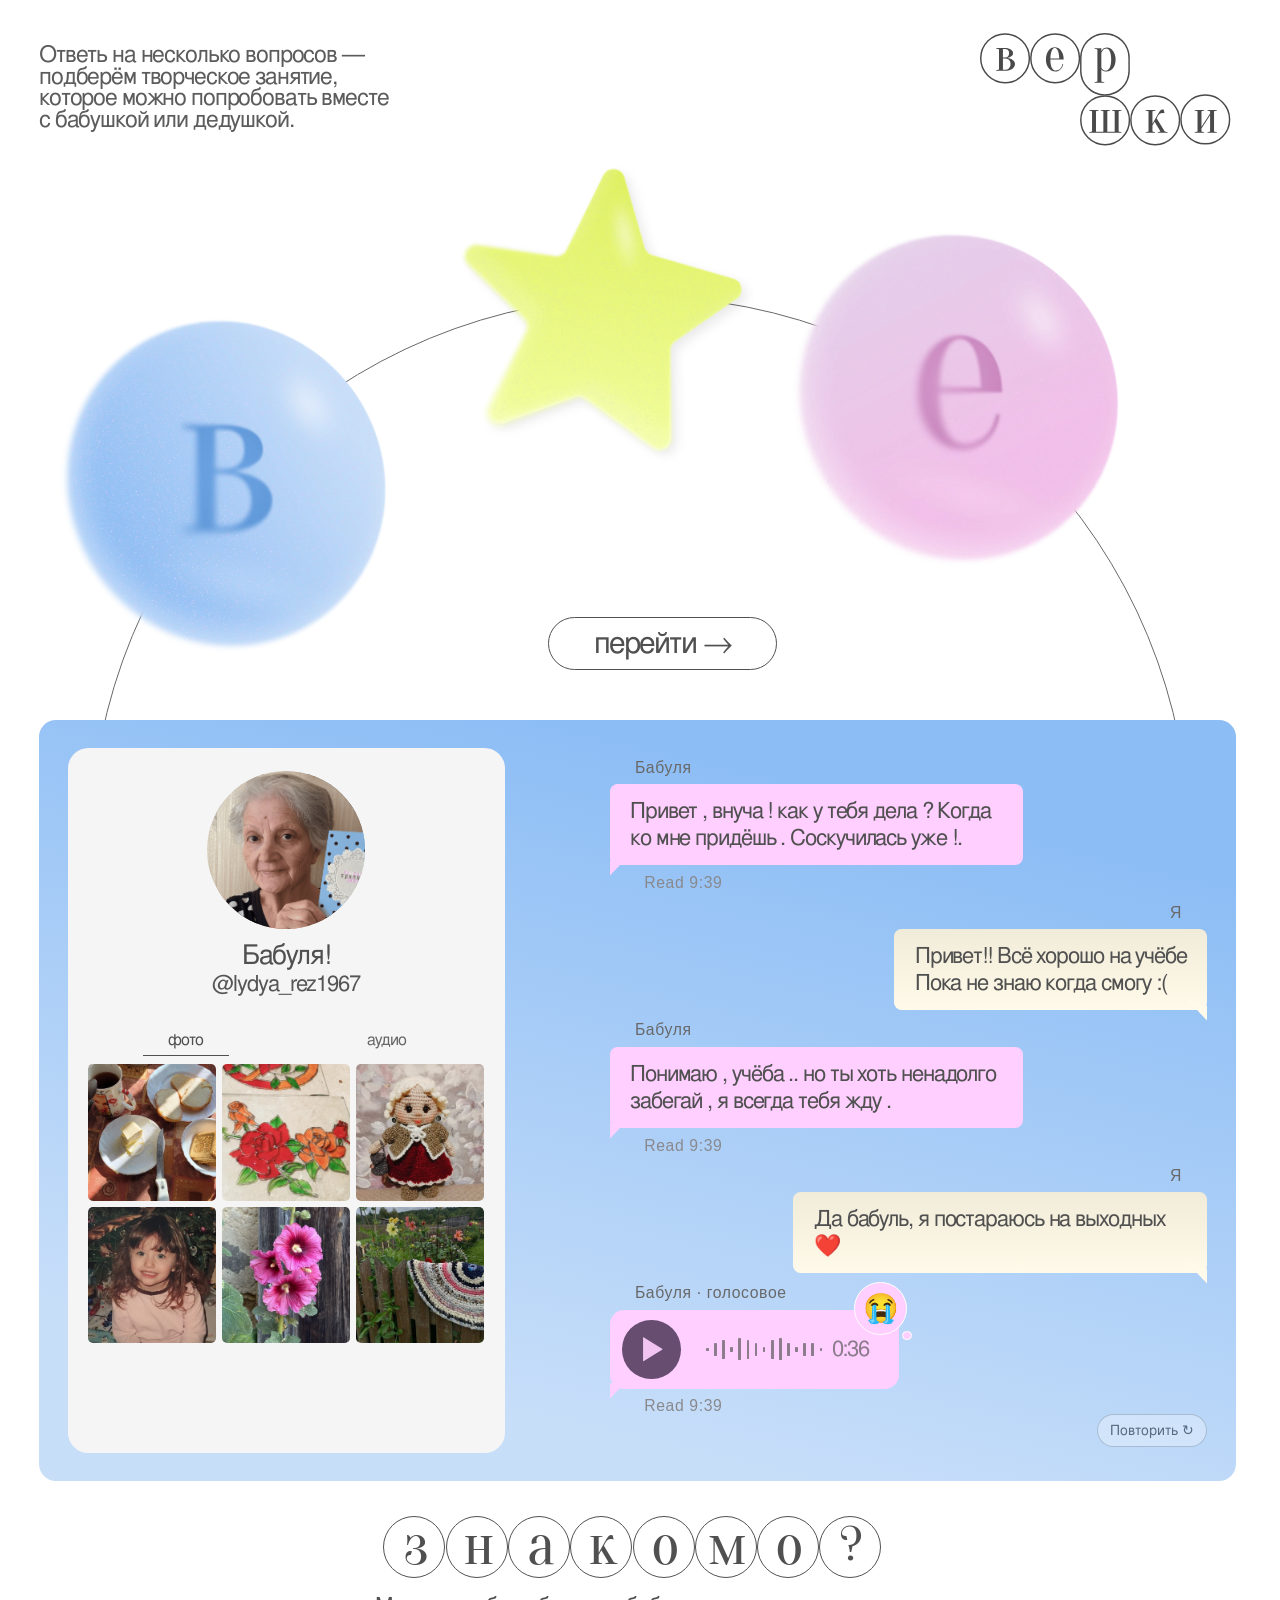
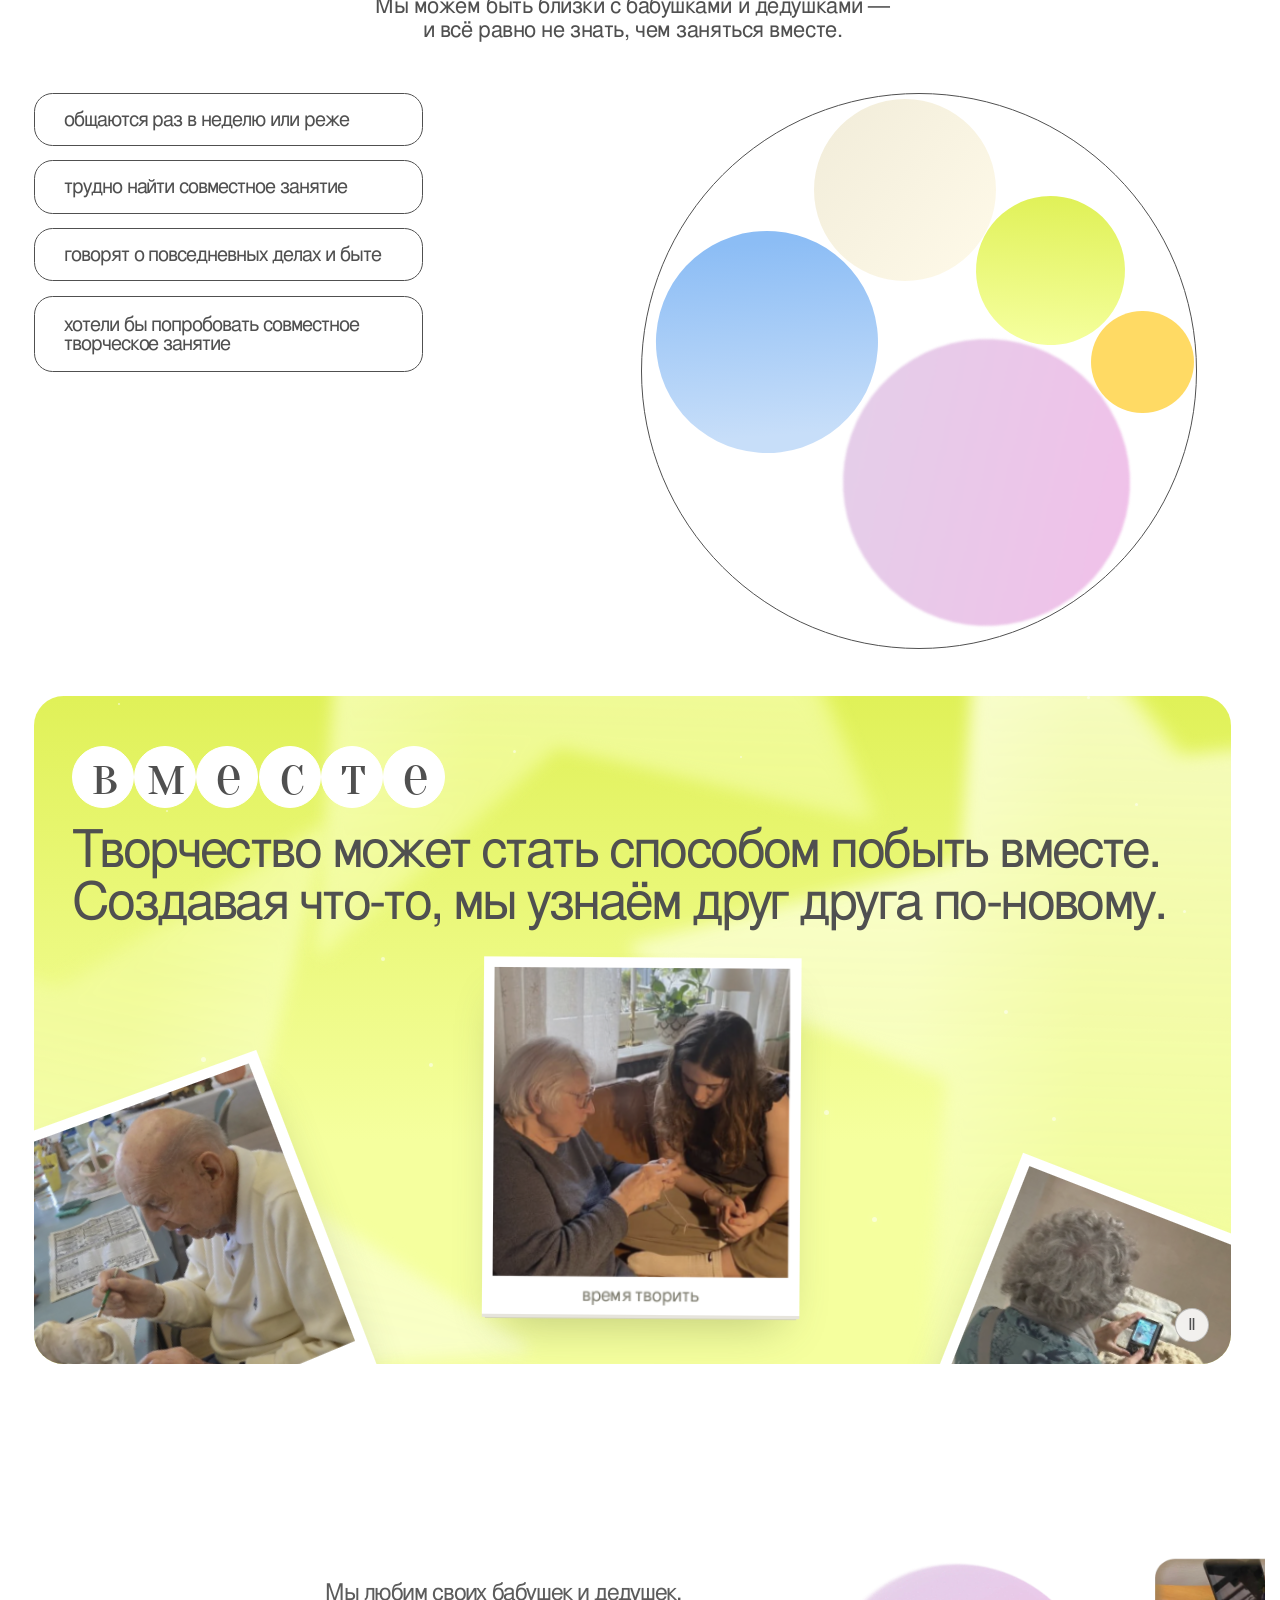
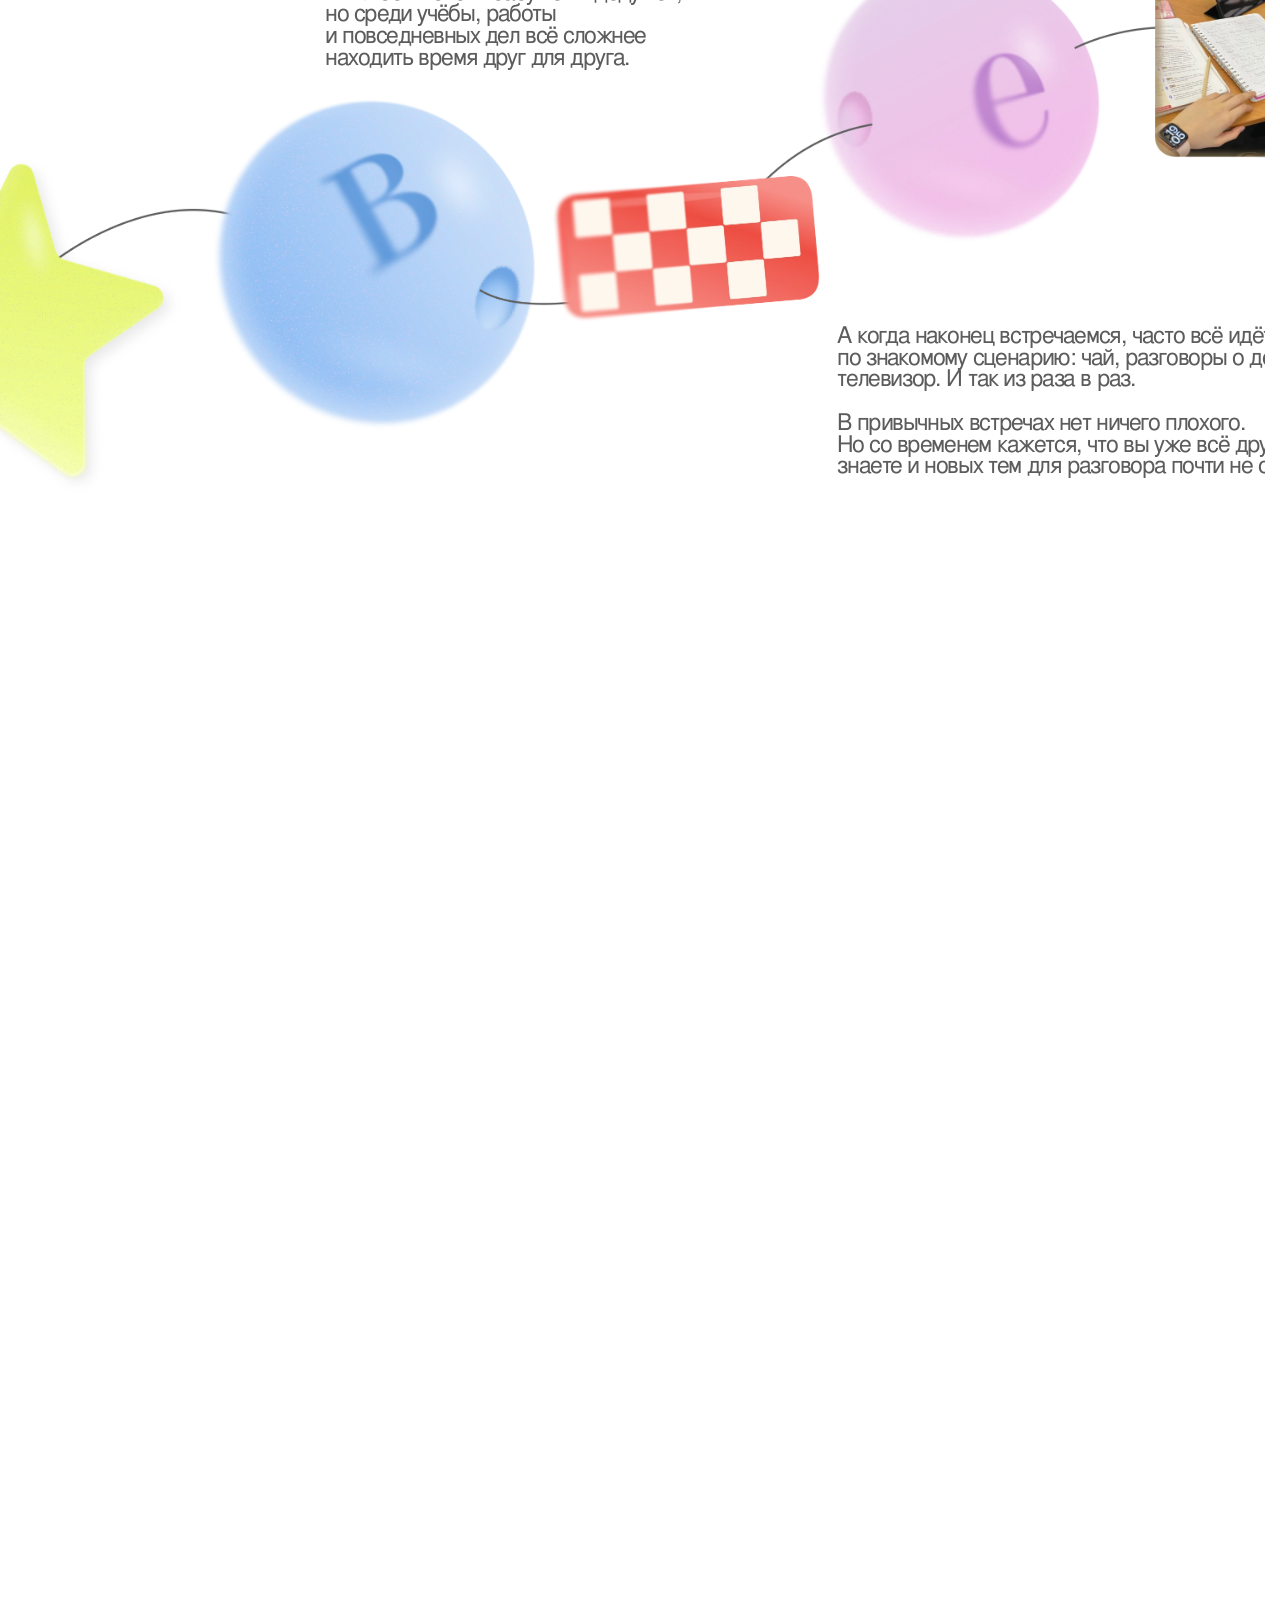
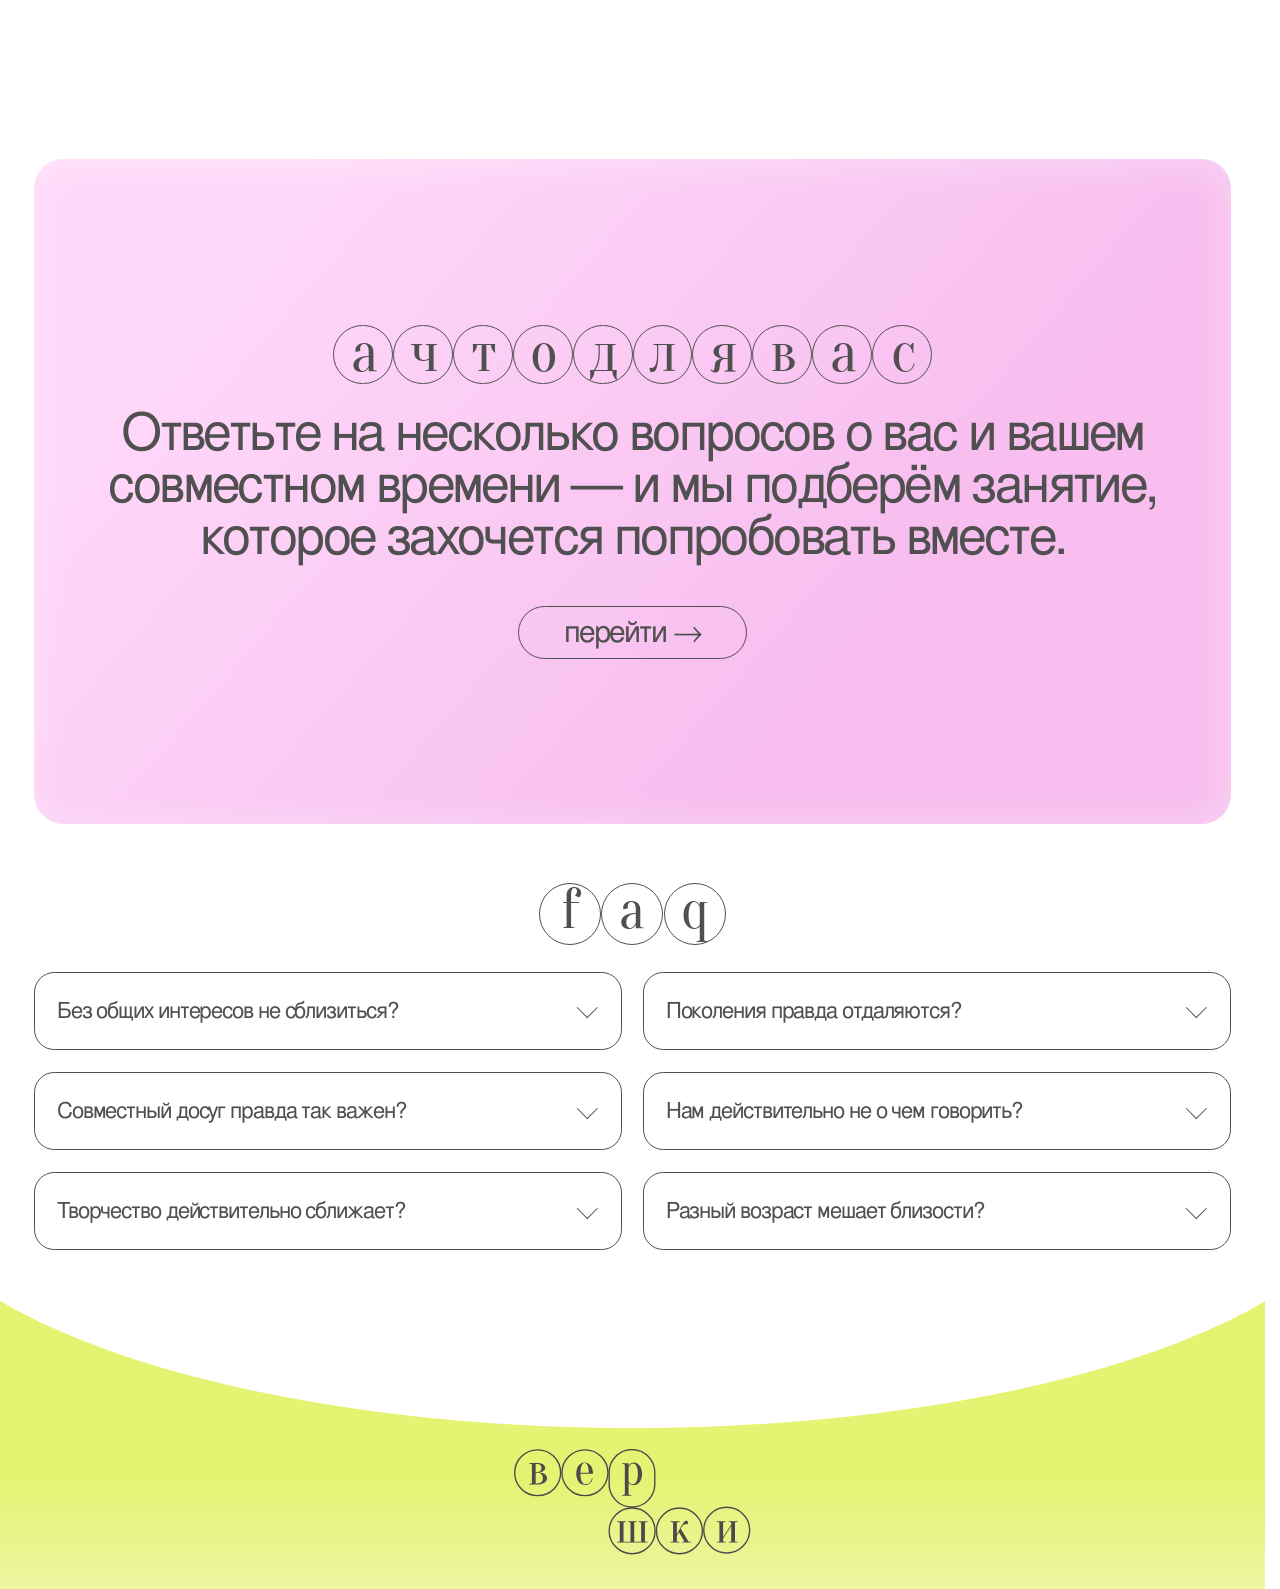
<file: index.html>
<!doctype html>
<html lang="ru">
  <head>
    <meta charset="UTF-8" />
    <meta name="viewport" content="width=device-width,initial-scale=1" />
    <meta
      name="description"
      content="Вершки — творческие занятия вместе с бабушкой и дедушкой. Найдите новый повод побыть вместе."
    />
    <meta name="theme-color" content="#e4f371" />
    <title>Вершки — творчество вместе</title>
    <link rel="stylesheet" href="style.css?v=mobile-free-scroll-4" />
    <link rel="stylesheet" href="motion.css?v=footer-logo-7" />
  <link rel="stylesheet" href="page-transition.css" />
  </head>
  <body>
    <main>
      <section class="hero" aria-label="Вершки — творчество вместе">
        <p class="intro">
          Ответь на несколько вопросов —<br />
          подберём творческое занятие, которое можно попробовать вместе с
          бабушкой или дедушкой.
        </p>
        <h1 class="brand" aria-label="Вершки"><img src="assets/media/logo.svg" alt="Вершки" /></h1>
        <div class="hero-art">
          <div class="thread thread-back">
            <img src="assets/figma/a1a5b.svg" alt="" />
          </div>
          <div class="bead blue hero-blue">
            <span>в</span><i class="hole"></i>
          </div>
          <img class="hero-star" src="assets/hero-star.png" alt="" />
          <div class="bead pink hero-pink">
            <span>е</span><i class="hole"></i>
          </div>
          <div class="thread thread-front">
            <img src="assets/figma/feeb6.svg" alt="" />
          </div>
        </div>
        <a class="pill hero-more" href="quiz.html">перейти →</a>
      </section>

      <section
        class="conversation panel"
        id="about"
        aria-label="Знакомая переписка"
      >
        <div class="profile">
          <div class="avatar">
            <img src="assets/figma/e0332.png" alt="" /><img
              src="assets/figma/7fb9a.png"
              alt="Бабуля"
            />
          </div>
          <p class="profile-name">Бабуля!</p>
          <p class="profile-handle">@lydya_rez1967</p>
          <div class="profile-library">
            <div
              class="media-tabs"
              role="tablist"
              aria-label="Медиатека бабушки"
            >
              <button
                type="button"
                role="tab"
                id="tab-photos"
                aria-controls="media-panel"
                aria-selected="true"
                data-tab="photos"
              >
                фото
              </button>
              <button
                type="button"
                role="tab"
                id="tab-audio"
                aria-controls="media-panel"
                aria-selected="false"
                tabindex="-1"
                data-tab="audio"
              >
                аудио
              </button>
            </div>
            <div
              id="media-panel"
              class="media-panel"
              role="tabpanel"
              aria-labelledby="tab-photos"
              tabindex="0"
            ></div>
          </div>
        </div>
        <div class="messages" aria-label="История переписки">
          <div class="typing" aria-hidden="true">
            <span></span><span></span><span></span>
          </div>
          <div class="message incoming">
            <p class="sender">Бабуля</p>
            <p class="bubble">Привет , внуча ! как у тебя дела ? Когда ко мне придёшь . Соскучилась уже !.</p>
            <p class="receipt">Read 9:39</p>
          </div>
          <div class="message outgoing first-reply">
            <p class="sender">Я</p>
            <p class="bubble">Привет!! Всё хорошо на учёбе<br />Пока не знаю когда смогу :(</p>
          </div>
          <div class="message incoming third-message">
            <p class="sender">Бабуля</p>
            <p class="bubble">Понимаю , учёба .. но ты хоть ненадолго забегай , я всегда тебя жду .</p>
            <p class="receipt">Read 9:39</p>
          </div>
          <div class="message outgoing fourth-message">
            <p class="sender">Я</p>
            <p class="bubble">Да бабуль, я постараюсь на выходных ❤️</p>
          </div>
          <div class="message voice">
            <p class="sender">Бабуля · голосовое</p>
            <div
              class="voice-bubble"
              aria-label="Бабуля, голосовое сообщение, 0:15"
            >
              <button
                type="button"
                class="play"
                aria-label="Послушать голосовое сообщение"
                aria-pressed="false"
              >
                ▶</button
              ><span class="wave" aria-hidden="true"
                ><i></i><i></i><i></i><i></i><i></i><i></i><i></i><i></i><i></i
                ><i></i><i></i><i></i><i></i><i></i><i></i></span
              ><span class="duration">0:15</span
              ><span class="reaction" aria-hidden="true">😭</span>
            </div>
            <p class="receipt">Read 9:39</p>
          </div>
          <div class="scene-controls">
            <span class="scene-status sr-only" role="status"></span
            ><button type="button" class="scene-skip" hidden>Пропустить</button
            ><button type="button" class="scene-replay" hidden>
              Повторить ↻
            </button>
          </div>
        </div>
      </section>

      <section class="familiar" aria-labelledby="familiar-heading">
        <h2
          class="bead-title"
          id="familiar-heading"
          aria-label="Знакомо?"
          data-letters="знакомо?"
        ></h2>
        <p class="familiar-intro">
          Мы можем быть близки с бабушками и дедушками —<br />
          и всё равно не знать, чем заняться вместе.
        </p>
        <div class="stats-layout">
          <ul class="stat-labels">
            <li>общаются раз в неделю или реже</li>
            <li>трудно найти совместное занятие</li>
            <li>говорят о повседневных делах и быте</li>
            <li>хотели бы попробовать совместное творческое занятие</li>
          </ul>
          <div
            class="stats-art"
            aria-label="Цифры из макета: 20%, 26%, 40%, 10%"
          >
            <div class="stat-orbit"></div>
            <div class="stat-ball cream stat-20"><span>20%</span></div>
            <div class="stat-ball blue stat-26"><span>26%</span></div>
            <div class="stat-ball pink stat-40"><span>40%</span></div>
            <div class="stat-ball lime stat-10"><span>10%</span></div>
            <div class="stat-ball yellow"></div>
          </div>
        </div>
      </section>

      <section
        class="together panel"
        id="together"
        aria-labelledby="together-heading"
      >
        <div class="together-stars" aria-hidden="true">
          <div><img src="assets/figma/6ae23.svg" alt="" /></div>
          <div><img src="assets/figma/2c429.svg" alt="" /></div>
          <div><img src="assets/figma/2c429.svg" alt="" /></div>
        </div>
        <h2
          class="bead-title filled"
          id="together-heading"
          aria-label="Вместе"
          data-letters="вместе"
        ></h2>
        <p class="together-copy">
          Творчество может стать способом побыть вместе. Создавая что-то, мы
          узнаём друг друга по-новому.
        </p>
        <div class="particles" aria-hidden="true"></div>
        <div class="orbit-path" aria-hidden="true"></div>
        <div class="polaroids" aria-label="Моменты совместного творчества">
          <div class="orbit-card">
            <button
              class="polaroid"
              type="button"
              aria-label="Фото совместного творчества 1"
            >
              <img
                src="assets/media/photos_carusel/horizonal_scroll01.webp"
                alt="Совместное творчество 1"
                loading="lazy"
              /><span class="photo-caption">время пробовать</span
              ><span class="photo-shine" aria-hidden="true"></span>
            </button>
          </div>
          <div class="orbit-card">
            <button
              class="polaroid"
              type="button"
              aria-label="Фото совместного творчества 2"
            >
              <img
                src="assets/media/photos_carusel/horizonal_scroll02.webp"
                alt="Совместное творчество 2"
                loading="lazy"
              /><span class="photo-caption">время творить</span
              ><span class="photo-shine" aria-hidden="true"></span>
            </button>
          </div>
          <div class="orbit-card">
            <button
              class="polaroid"
              type="button"
              aria-label="Фото совместного творчества 3"
            >
              <img
                src="assets/media/photos_carusel/horizonal_scroll03.webp"
                alt="Совместное творчество 3"
                loading="lazy"
              /><span class="photo-caption">время быть вместе</span
              ><span class="photo-shine" aria-hidden="true"></span>
            </button>
          </div>
          <div class="orbit-card">
            <button class="polaroid" type="button" aria-label="Фото совместного творчества 4">
              <img src="assets/media/photos_carusel/horizonal_scroll04.webp" alt="Совместное творчество 4" loading="lazy" /><span class="photo-caption">время пробовать</span><span class="photo-shine" aria-hidden="true"></span>
            </button>
          </div>
          <div class="orbit-card">
            <button class="polaroid" type="button" aria-label="Фото совместного творчества 5">
              <img src="assets/media/photos_carusel/horizonal_scroll05.webp" alt="Совместное творчество 5" loading="lazy" /><span class="photo-caption">время творить</span><span class="photo-shine" aria-hidden="true"></span>
            </button>
          </div>
          <div class="orbit-card">
            <button class="polaroid" type="button" aria-label="Фото совместного творчества 6">
              <img src="assets/media/photos_carusel/horizonal_scroll06.webp" alt="Совместное творчество 6" loading="lazy" /><span class="photo-caption">время быть вместе</span><span class="photo-shine" aria-hidden="true"></span>
            </button>
          </div>
        </div>
        <button
          class="motion-toggle"
          type="button"
          aria-pressed="false"
          aria-label="Приостановить движение"
        >
          Ⅱ
        </button>
      </section>

      <section class="story story-figma" id="story" aria-label="Творчество вместе — горизонтальная история">
        <div class="story-sticky">
          <div class="story-track">
            <div class="story-canvas">
              <img class="story-asset" data-figma-node="1:141" src="assets/story/1-141.webp?v=transparent-140" alt="" draggable="false" decoding="async" style="left:3349.1782px;top:425.7032px;width:130.9265px;height:155.8418px;" />
              <img class="story-asset" data-figma-node="1:142" src="assets/story/1-142.webp?v=transparent-140" alt="" draggable="false" decoding="async" style="left:3637.9739px;top:520.5491px;width:185.1206px;height:83.5791px;" />
              <img class="story-asset" data-figma-node="1:143" src="assets/story/1-143.webp?v=transparent-140" alt="" draggable="false" decoding="async" style="left:2782.3760px;top:184.1987px;width:115.0854px;height:167.7307px;" />
              <img class="story-asset" data-figma-node="1:144" src="assets/story/1-144.webp?v=transparent-140" alt="" draggable="false" decoding="async" style="left:3180.0000px;top:141.2450px;width:309.0048px;height:299.3470px;" />
              <img class="story-asset" data-figma-node="1:150" src="assets/story/1-150.webp?v=transparent-140" alt="" draggable="false" decoding="async" style="left:4074.8987px;top:131.7051px;width:446.8167px;height:302.7933px;" />
              <img class="story-asset" data-figma-node="1:151" src="assets/story/1-151.webp?v=transparent-140" alt="" draggable="false" decoding="async" style="left:2394.5396px;top:172.9960px;width:546.3610px;height:545.7757px;" />
              <img class="story-asset" data-figma-node="1:157" src="assets/story/1-157.webp?v=transparent-140" alt="" draggable="false" decoding="async" style="left:1975.0681px;top:502.4862px;width:230.5300px;height:59.9815px;" />
              <img class="story-asset" data-figma-node="1:158" src="assets/story/1-158.webp?v=transparent-140" alt="" draggable="false" decoding="async" style="left:2234.4048px;top:445.2233px;width:311.9641px;height:145.4383px;" />
              <img class="story-asset" data-figma-node="1:159" src="assets/story/1-159.webp?v=transparent-140" alt="" draggable="false" decoding="async" style="left:966.0000px;top:67.0951px;width:366.5950px;height:355.1373px;" />
              <p class="story-copy" data-figma-node="1:165" style="left:389.0000px;top:102.0000px;width:440.0000px;">Мы любим своих бабушек и дедушек, но среди учёбы, работы
и повседневных дел всё сложнее находить время друг для друга.</p>
              <p class="story-copy" data-figma-node="1:166" style="left:2861.0000px;top:544.0000px;width:499.0000px;">Просто привычные сценарии редко дают повод открыть друг друга с новой стороны.

Общение постепенно становится предсказуемым, а эмоциональная
близость может ослабевать.</p>
              <p class="story-copy" data-figma-node="1:167" style="left:4125.0000px;top:495.0000px;width:542.0000px;">Когда вы оба оказываетесь
в непривычной ситуации, исчезают привычные роли. Можно вместе ошибаться, придумывать, экспериментировать и удивляться.

Так появляются новые общие воспоминания, неожиданные разговоры и ещё один повод встретиться снова.</p>
              <p class="story-copy" data-figma-node="1:168" style="left:1001.0000px;top:512.0000px;width:627.0000px;">А когда наконец встречаемся, часто всё идёт
по знакомому сценарию: чай, разговоры о делах, телевизор. И так из раза в раз.

В привычных встречах нет ничего плохого.
Но со временем кажется, что вы уже всё друг о друге знаете и новых тем для разговора почти не осталось.</p>
              <p class="story-copy" data-figma-node="1:169" style="left:2104.0000px;top:184.0000px;width:463.0000px;">Хотя на самом деле у каждого из вас есть целый мир интересов, историй
и идей, о которых другой может даже
не догадываться.</p>
              <p class="story-copy" data-figma-node="1:170" style="left:3514.0000px;top:184.0000px;width:509.0000px;">Чтобы этого не произошло, необязательно видеться каждый день или искать общие увлечения. Иногда достаточно вместе
попробовать что-то новое.</p>
              <img class="story-asset" data-figma-node="1:171" src="assets/story/1-171.webp?v=transparent-140" alt="" draggable="false" decoding="async" style="left:1283.8652px;top:156.0849px;width:202.3923px;height:26.9076px;" />
              <img class="story-asset" data-figma-node="1:172" src="assets/story/1-172.webp?v=transparent-140" alt="" draggable="false" decoding="async" style="left:1620.5111px;top:164.2199px;width:156.9949px;height:129.5193px;" />
              <img class="story-asset" data-figma-node="1:173" src="assets/story/1-173.webp?v=transparent-140" alt="" draggable="false" decoding="async" style="left:876.2432px;top:271.6589px;width:166.7132px;height:116.6034px;" />
              <img class="story-asset" data-figma-node="1:174" src="assets/story/1-174.webp?v=transparent-140" alt="" draggable="false" decoding="async" style="left:4287.0000px;top:218.0000px;width:189.0000px;height:187.4877px;" />
              <img class="story-asset" data-figma-node="1:180" src="assets/story/1-180.webp?v=transparent-140" alt="" draggable="false" decoding="async" style="left:4073.3989px;top:256.9441px;width:267.9414px;height:178.5545px;" />
              <img class="story-asset" data-figma-node="1:181" src="assets/story/1-181.webp?v=transparent-140" alt="" draggable="false" decoding="async" style="left:4442.0000px;top:57.0000px;width:158.6924px;height:154.2970px;" />
              <img class="story-asset" data-figma-node="1:185" src="assets/story/1-185.webp?v=transparent-140" alt="" draggable="false" decoding="async" style="left:46.4523px;top:374.3067px;width:276.8275px;height:77.2447px;" />
              <img class="story-asset" data-figma-node="1:186" src="assets/story/1-186.webp?v=transparent-140" alt="" draggable="false" decoding="async" style="left:240.0000px;top:175.9995px;width:421.0000px;height:470.6317px;" />
              <img class="story-asset" data-figma-node="1:192" src="assets/story/1-192.webp?v=transparent-140" alt="" draggable="false" decoding="async" style="left:572.6373px;top:469.8222px;width:148.7874px;height:19.1682px;" />
              <img class="story-asset" data-figma-node="1:193" src="assets/story/1-193.webp?v=transparent-140" alt="" draggable="false" decoding="async" style="left:0.0000px;top:264.0000px;width:236.7957px;height:455.3878px;" />
              <img class="story-asset" data-figma-node="1:196" src="assets/story/1-196.webp?v=new-bead-196" alt="" draggable="false" decoding="async" style="left:609.0007px;top:206.0001px;width:427.4656px;height:427.4656px;" />
              <img class="story-asset" data-figma-node="1:210" src="assets/story/1-210.webp?v=transparent-140" alt="" draggable="false" decoding="async" style="left:1586.0013px;top:108.0000px;width:594.5773px;height:594.5772px;" />
              <img class="story-asset" data-figma-node="1:238" src="assets/story/1-238.webp?v=transparent-140" alt="" draggable="false" decoding="async" style="left:2070.0000px;top:403.0000px;width:320.0000px;height:320.0000px;" />
              <img class="story-asset" data-figma-node="1:242" src="assets/story/1-242.webp?v=transparent-140" alt="" draggable="false" decoding="async" style="left:3360.0009px;top:398.0000px;width:345.7811px;height:345.7810px;" />
              <img class="story-asset" data-figma-node="1:256" src="assets/media/horizontal_scroll/1.webp" alt="Совместное время: фотография 1" draggable="false" decoding="async" style="left:1373.3682px;top:67.7377px;width:325.5232px;height:250.9990px;" />
              <img class="story-asset" data-figma-node="1:260" src="assets/story/1-260.webp?v=transparent-140" alt="" draggable="false" decoding="async" style="left:3101.5112px;top:103.2199px;width:156.9946px;height:129.5193px;" />
              <img class="story-asset" data-figma-node="1:261" src="assets/media/horizontal_scroll/2.webp" alt="Совместное время: фотография 2" draggable="false" decoding="async" style="left:2830.2332px;top:25.3295px;width:337.3262px;height:271.1458px;" />
              <img class="story-asset" data-figma-node="1:265" src="assets/media/horizontal_scroll/3.webp" alt="Совместное время: фотография 3" draggable="false" decoding="async" style="left:3773.4675px;top:340.4677px;width:337.3264px;height:271.1458px;" />
              <img class="story-asset" data-figma-node="6:2" src="assets/story/6-2.webp?v=transparent-140" alt="" draggable="false" decoding="async" style="left:1665.5787px;top:181.9140px;width:128.9913px;height:142.5481px;" />
            </div>
          </div>
        </div>
      </section>

      <section class="test panel" aria-labelledby="test-heading">
        <h2
          class="bead-title"
          id="test-heading"
          aria-label="А что для вас"
          data-letters="ачтодлявас"
        ></h2>
        <p>
          Ответьте на несколько вопросов о вас и вашем совместном времени — и мы
          подберём занятие, которое захочется попробовать вместе.
        </p>
        <a class="pill" id="test-link" href="quiz.html">
          перейти →
        </a>
      </section>

      <section class="faq" aria-labelledby="faq-heading">
        <h2
          class="bead-title"
          id="faq-heading"
          aria-label="Вопросы и ответы"
          data-letters="faq"
        ></h2>
        <div class="faq-grid">
          <details>
            <summary>Без общих интересов не сблизиться?</summary>
            <p>
              Общие интересы могут появиться в процессе. Начните с простого
              занятия, которое вам обоим любопытно попробовать.
            </p>
          </details>
          <details>
            <summary>Поколения правда отдаляются?</summary>
            <p>
              У каждого поколения свой опыт и привычки. Совместное время
              помогает лучше понять друг друга и найти свои точки
              соприкосновения.
            </p>
          </details>
          <details>
            <summary>Совместный досуг правда так важен?</summary>
            <p>
              Совместный досуг даёт повод быть рядом, делиться впечатлениями и
              создавать общие воспоминания.
            </p>
          </details>
          <details>
            <summary>Нам действительно не о чем говорить?</summary>
            <p>
              Иногда для разговора нужен новый повод. Можно вместе рассмотреть
              старые фотографии, приготовить знакомое блюдо или попробовать
              что-то новое.
            </p>
          </details>
          <details>
            <summary>Творчество действительно сближает?</summary>
            <p>
              Совместное творчество помогает обмениваться идеями и узнавать друг
              друга. Важен сам процесс и внимание друг к другу, а не идеальный
              результат.
            </p>
          </details>
          <details>
            <summary>Разный возраст мешает близости?</summary>
            <p>
              Разный возраст не мешает проводить время вместе. Выберите удобный
              для обоих темп и занятие, в котором каждому найдётся место.
            </p>
          </details>
        </div>
      </section>
    </main>
    <footer class="site-footer">
      <a href="index.html" aria-label="Вершки — на главную"><img src="assets/media/logo.svg" alt="Вершки" /></a>
    </footer>
    <dialog class="media-dialog" aria-labelledby="media-title">
      <button type="button" class="dialog-close" aria-label="Закрыть просмотр">
        ×
      </button>
      <h2 id="media-title"></h2>
      <div class="dialog-content"></div>
      <p class="dialog-caption"></p>
    </dialog>
    <script src="landing.js?v=footer-logo-7"></script>
    <script src="motion.js?v=mobile-free-scroll-4"></script>
  <script src="hero-spin.js?v=mobile-bead-spacing-2"></script>
    <script src="media.js?v=stats-audio-footer-5"></script>
    <script src="faq.js"></script>
    <script src="story-scroll.js?v=mobile-pinned-3"></script>
  </body>
</html>
</file>
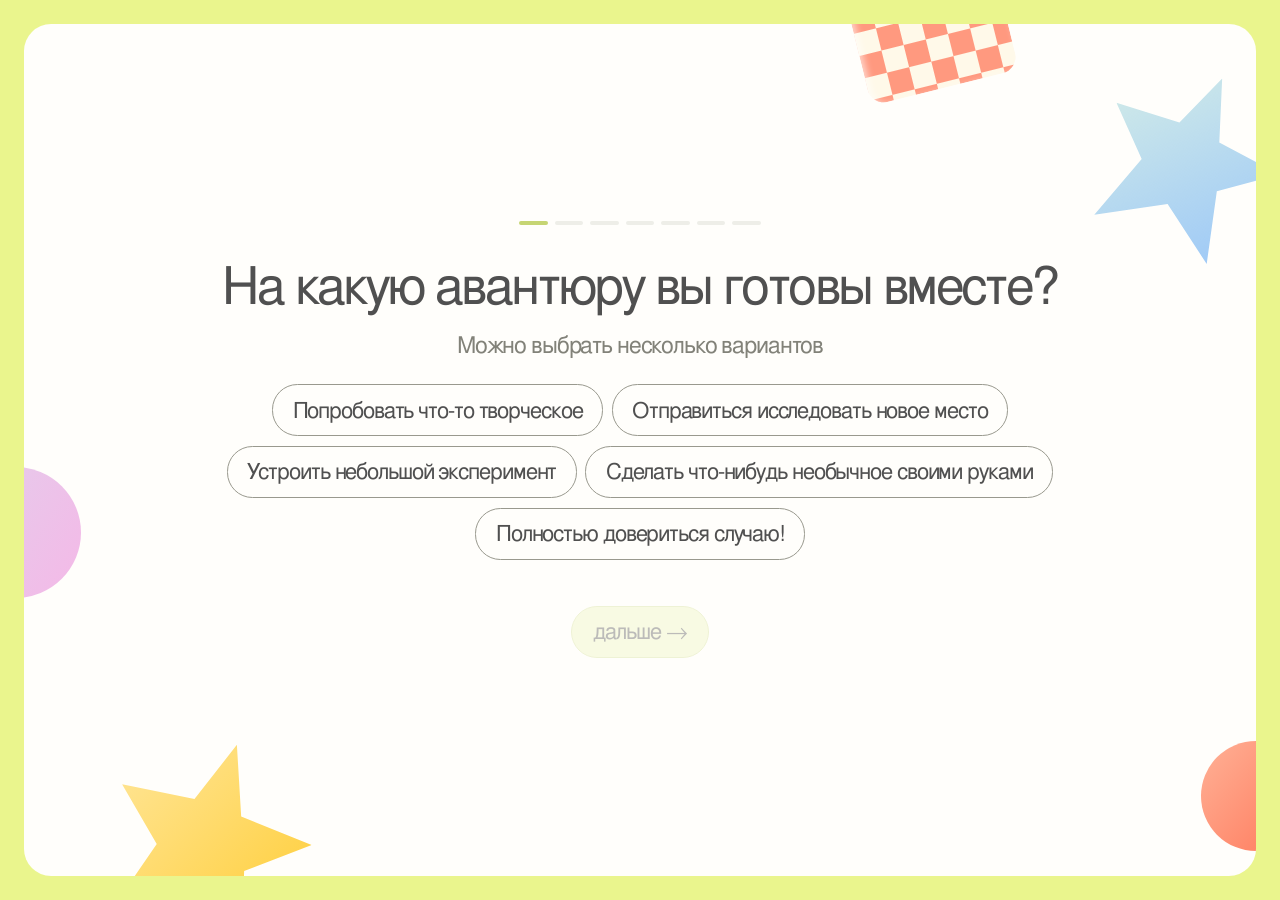
<file: quiz.html>
<!doctype html>
<html lang="ru">
<head>
<meta charset="utf-8"><meta name="viewport" content="width=device-width,initial-scale=1">
<meta name="theme-color" content="#eaf58d">
<title>Ваше время вместе — Вершки</title>
<link rel="stylesheet" href="quiz.css?v=better-bead-heading-2"><link rel="stylesheet" href="page-transition.css">
<script src="quiz-data.js" defer></script><script src="quiz.js" defer></script>
</head>
<body>
<main class="quiz-shell">

<div class="decorations" aria-hidden="true"><div class="checker"></div><div class="star blue-star"></div><div class="pink-ball"></div><div class="star yellow-star"></div><div class="orange-ball"></div></div>
<div id="quiz-content"></div>
<noscript>Чтобы пройти тест, включите JavaScript в настройках браузера.</noscript>

</main>
</body></html>
</file>
<file: style.css>
html {
  font-size: calc(100vw / 1512);
}
@font-face {
  font-family: Oranienbaum;
  src: url("assets/oranienbaum.ttf") format("truetype");
  font-display: swap;
}
@font-face {
  font-family: FreeSans;
  src: url("assets/freesans.ttf") format("truetype");
  font-display: swap;
}
* {
  box-sizing: border-box;
}
html {
  scroll-behavior: smooth;
}
body {
  margin: 0;
  color: #505050;
  background: #fff;
  font-family: FreeSans, Arial, sans-serif;
}
h1,
h2,
p {
  margin: 0;
  font-weight: 400;
}
button,
a {
  font: inherit;
  color: inherit;
}
button {
  cursor: pointer;
}
a {
  text-decoration: none;
}
main {
  overflow: clip;
}
img {
  display: block;
}
button:focus-visible,
a:focus-visible,
summary:focus-visible {
  outline: 3rem solid #505050;
  outline-offset: 6rem;
}
.panel {
  margin-inline: 40rem;
  border-radius: 35rem;
  overflow: hidden;
  position: relative;
}
.hero {
  height: 851rem;
  position: relative;
  overflow: hidden;
}
.intro {
  position: absolute;
  left: 46rem;
  top: 52rem;
  width: 414.225rem;
  font-size: 26.895rem;
  line-height: 0.95;
  letter-spacing: -1.3447rem;
  color: #5c5c5c;
  z-index: 2;
}
.brand {
  position: absolute;
  right: 40rem;
  top: 39rem;
  width: 297rem;
  height: 133rem;
  display: grid;
  grid-template-columns: repeat(5, 59rem);
  grid-template-rows: 73rem 59rem;
  font:
    58.087rem/0.98 Oranienbaum,
    serif;
  letter-spacing: -2.9044rem;
  color: #4a4a4a;
}
.brand span {
  border: 1.43rem solid currentColor;
  border-radius: 50%;
  height: 59rem;
  text-align: center;
  display: flex;
  align-items: center;
  justify-content: center;
}
.brand span:nth-child(3) {
  height: 74rem;
  border-radius: 46rem;
}
.brand span:nth-child(4) {
  grid-column: 3;
  grid-row: 2;
}
.brand span:nth-child(5) {
  grid-column: 4;
  grid-row: 2;
}
.brand span:nth-child(6) {
  grid-column: 5;
  grid-row: 2;
}
.hero-art {
  position: absolute;
  inset: 0;
  pointer-events: none;
}
.thread {
  position: absolute;
  display: flex;
  align-items: center;
  justify-content: center;
}
.thread img {
  transform: rotate(-4.61deg);
  width: auto;
  height: auto;
}
.thread-back {
  left: 74.27rem;
  top: 344.47rem;
  width: 1309.525rem;
  height: 1239.691rem;
}
.thread-front {
  left: 93.69rem;
  top: 510.27rem;
  width: 1220.191rem;
  height: 1076.652rem;
}
.bead {
  position: absolute;
  border-radius: 50%;
}
.blue {
  background: linear-gradient(160deg, #8cbdf5 15%, #c7def9 83%);
}
.pink {
  background: linear-gradient(140deg, #e3d0e9, #f2bfe9);
}
.hero-blue {
  left: 168.7rem;
  top: 320.8rem;
  width: 394.17rem;
  height: 394.17rem;
}
.hero-pink {
  left: 913.5rem;
  top: 307.5rem;
  width: 394.17rem;
  height: 394.17rem;
}
.bead:after {
  content: "";
  position: absolute;
  inset: 0;
  border-radius: inherit;
  background: inherit;
  filter: blur(3rem);
  z-index: 0;
  mask-image: linear-gradient(transparent 45%, #000);
}
.bead span {
  position: absolute;
  z-index: 1;
  font-family: Oranienbaum, serif;
  line-height: 1.2;
  filter: blur(1rem);
}
.hero-blue span {
  font-size: 239.12rem;
  letter-spacing: 4.78rem;
  color: #76a8d8;
  transform: rotate(-34.4deg);
  left: 204rem;
  top: -28rem;
}
.hero-pink span {
  font-size: 239.12rem;
  letter-spacing: 4.78rem;
  color: #c58cce;
  transform: rotate(34.76deg);
  left: 247rem;
  top: 100rem;
}
.hole {
  position: absolute;
  width: 46.27rem;
  height: 74.7rem;
  border-radius: 50%;
  z-index: 2;
}
.hero-blue .hole {
  left: 61rem;
  top: 254rem;
  transform: rotate(-41.86deg);
  background: linear-gradient(90deg, #76b0edaa, #76b0ed44);
}
.hero-pink .hole {
  left: 32rem;
  top: 87rem;
  transform: rotate(25.39deg);
  background: linear-gradient(90deg, #bf8dc888, #bf8dc833);
  filter: blur(1rem);
}
.hero-star {
  position: absolute;
  left: 514.295rem;
  top: 151.628rem;
  width: 443.936rem;
  height: 434.391rem;
}
.pill {
  display: inline-flex;
  align-items: center;
  justify-content: center;
  border: 2rem solid #505050;
  border-radius: 42rem;
  width: 271rem;
  height: 62rem;
  font-size: 35.817rem;
  line-height: 0.95;
  letter-spacing: -1.79rem;
  background: transparent;
  transition: background 0.2s;
}
.pill:hover {
  background: #ffffff65;
}
.hero-more {
  position: absolute;
  left: 647rem;
  top: 729rem;
  z-index: 3;
}
.hero-more:hover {
  background: #f3f8d8;
}
.conversation {
  height: 950rem;
  margin-left: 46rem;
  margin-right: 34rem;
  border-radius: 20rem;
  padding: 33rem 34rem;
  display: grid;
  grid-template-columns: 516rem 1fr;
  gap: 124rem;
  background: linear-gradient(193.493deg, #8cbdf5 15.182%, #c7def9 82.74%);
}
.profile {
  height: 760rem;
  border-radius: 24rem;
  background: #f5f5f5;
  padding: 27rem 24rem;
  display: flex;
  align-items: center;
  flex-direction: column;
}
.avatar {
  position: relative;
  border-radius: 50%;
  width: 187rem;
  height: 187rem;
  overflow: hidden;
  margin-bottom: 11rem;
}
.avatar img:first-child {
  position: absolute;
  width: 229rem;
  height: 184rem;
  left: -17rem;
  top: 3rem;
}
.avatar img:last-child {
  position: absolute;
  width: 194rem;
  height: 194rem;
  left: 12rem;
  top: -4rem;
}
.profile-name {
  font-size: 32rem;
  letter-spacing: -1.6rem;
  line-height: 1.2;
}
.profile-handle {
  font-size: 26rem;
  letter-spacing: -1.3rem;
  line-height: 1.2;
  color: #555;
}
.profile-gallery {
  margin-top: auto;
  display: grid;
  grid-template-columns: repeat(3, 1fr);
  gap: 7rem 5.4rem;
  width: 100%;
  color: #555;
}
.profile-gallery span {
  text-align: center;
  font-size: 20rem;
  line-height: 28rem;
  letter-spacing: -1rem;
}
.profile-gallery .selected {
  text-decoration: underline;
}
.profile-gallery div {
  height: 162rem;
  background: #d9d9d9;
  border-radius: 6rem;
}
.messages {
  position: relative;
  min-width: 0;
}
.message {
  position: absolute;
  font-size: 26rem;
  line-height: 1.2;
  letter-spacing: -1.3rem;
}
.incoming {
  left: 0;
  top: 54rem;
  width: 489rem;
}
.sender {
  font-family: Arial, sans-serif;
  font-size: 18.6rem;
  letter-spacing: 0.744rem;
  color: #686868;
  margin: 0 30rem 14.878rem;
}
.bubble {
  position: relative;
  border-radius: 9rem;
  padding: 16.738rem 24.176rem;
  background: #ffcfff;
}
.bubble:after,
.voice-bubble:after {
  content: "";
  position: absolute;
  bottom: -8rem;
  left: 0;
  border-top: 18rem solid #ffcfff;
  border-right: 25rem solid transparent;
  transform: skewY(-18deg);
}
.receipt {
  font-family: Arial, sans-serif;
  font-size: 18.6rem;
  letter-spacing: 0.744rem;
  color: #89898d;
  margin: 17rem 41rem 0;
  line-height: 1.2;
}
.outgoing {
  right: 0;
  width: max-content;
  max-width: 489rem;
}
.outgoing .bubble {
  background: linear-gradient(#f1ecd9, #fffae9);
}
.outgoing .bubble:after {
  left: auto;
  right: 0;
  border-top-color: #fffae9;
  border-right: 0;
  border-left: 25rem solid transparent;
  transform: skewY(18deg);
}
.first-reply {
  top: 235rem;
}
.third-message {
  top: 390rem;
  width: 489rem;
}
.fourth-message {
  top: 565rem;
}
.outgoing .sender { text-align: right; margin-right: 30rem; }
.outgoing .receipt {
  text-align: right;
}
.voice {
  top: 710rem;
  left: 0;
}
.voice-bubble {
  position: relative;
  display: flex;
  align-items: center;
  gap: 17rem;
  width: 342rem;
  height: 93rem;
  background: #ffcfff;
  border-radius: 16.738rem;
  padding: 12rem 15rem;
}
.play {
  width: 69rem;
  height: 69rem;
  display: flex;
  align-items: center;
  justify-content: center;
  border-radius: 50%;
  background: #674d70;
  color: #f1c4f1;
  font-size: 35rem;
  padding-left: 5rem;
}
.wave {
  display: flex;
  align-items: center;
  gap: 6.4rem;
  margin-left: 13rem;
}
.wave i {
  width: 3.2rem;
  height: 16rem;
  border-radius: 1rem;
  background: #505050;
  opacity: 0.66;
}
.wave i:nth-child(3n) {
  height: 22rem;
}
.wave i:nth-child(4n) {
  height: 6rem;
}
.wave i:nth-child(5n) {
  height: 26rem;
}
.wave i:first-child,
.wave i:last-child {
  height: 3rem;
}
.duration {
  font-size: 25.7rem;
  opacity: 0.66;
  letter-spacing: -1.28rem;
  margin-left: -6rem;
}
.reaction {
  position: absolute;
  right: -9rem;
  top: -33rem;
  background: #ffcfff;
  border: 1rem solid white;
  border-radius: 50%;
  width: 62rem;
  height: 62rem;
  box-sizing: border-box;
  aspect-ratio: 1;
  display: flex;
  align-items: center;
  justify-content: center;
  font-size: 34rem;
}
.reaction:after {
  content: "";
  position: absolute;
  width: 9rem;
  height: 9rem;
  right: -7rem;
  bottom: -8rem;
  border-radius: 50%;
  background: #ffcfff;
  border: 1rem solid white;
}
.bead-title {
  display: flex;
  justify-content: center;
  font-family: Oranienbaum, serif;
  font-size: 72.331rem;
  line-height: 1;
  letter-spacing: -3.6166rem;
}
.bead-title span {
  width: 73.553rem;
  height: 73.553rem;
  border: 1rem solid currentColor;
  border-radius: 50%;
  display: flex;
  align-items: center;
  justify-content: center;
  padding-bottom: 5rem;
}
.filled span {
  background: #fff;
  border-color: #fff;
}
.familiar {
  padding-top: 41rem;
  height: 963rem;
}
.familiar-intro {
  text-align: center;
  font-size: 26rem;
  line-height: 1.1;
  letter-spacing: -0.52rem;
  margin-top: 19rem;
}
#familiar-heading span:last-child {
  font-size: 0.8em;
  padding-bottom: 7rem;
}
.stats-layout {
  display: grid;
  grid-template-columns: 460rem 1fr;
  gap: 257rem;
  margin: 59rem 40rem 0;
}
.stat-labels {
  list-style: none;
  padding: 0;
  margin: 0;
  display: flex;
  flex-direction: column;
  gap: 17rem;
}
.stat-labels li {
  border: 1rem solid #505050;
  border-radius: 22rem;
  padding: 14rem 34rem;
  min-height: 63rem;
  display: flex;
  align-items: center;
  font-size: 24rem;
  line-height: 0.95;
  letter-spacing: -1.2rem;
}
.stat-labels li:last-child {
  min-height: 90rem;
}
.stats-art {
  position: relative;
  width: 657rem;
  height: 657rem;
}
.stat-orbit {
  position: absolute;
  inset: 0;
  border: 1rem solid #505050;
  border-radius: 50%;
}
.stat-ball {
  position: absolute;
  border-radius: 50%;
  display: flex;
  align-items: center;
  justify-content: center;
  font:
    96rem/1.2 Oranienbaum,
    serif;
  letter-spacing: -7.68rem;
}
.stat-ball span {
  filter: blur(0.8rem);
}
.stat-20 {
  width: 215rem;
  height: 215rem;
  left: 204rem;
  top: 8rem;
  transform: rotate(-11.12deg);
  background: linear-gradient(140deg, #f1ecd9, #fffae9);
  color: #d4cdb3;
}
.stat-26 {
  width: 262rem;
  height: 262rem;
  left: 18rem;
  top: 163rem;
  transform: rotate(15.4deg);
  font-size: 105rem;
  color: #72a7da;
}
.stat-40 {
  width: 339rem;
  height: 339rem;
  left: 239rem;
  top: 291rem;
  transform: rotate(-36.86deg);
  font-size: 128rem;
  color: #c48bcd;
  filter: blur(1rem);
}
.stat-10 {
  width: 176rem;
  height: 176rem;
  left: 396rem;
  top: 122rem;
  background: linear-gradient(#e0f158, #f5ff9e);
  color: #c1cd64;
  transform: rotate(4.62deg);
}
.yellow {
  width: 121rem;
  height: 121rem;
  left: 532rem;
  top: 258rem;
  background: #ffda64;
}
.together {
  height: 788rem;
  background: linear-gradient(#e0f158, #f5ff9e 66.561%);
  padding: 58rem 45rem;
}
.together .bead-title {
  justify-content: flex-start;
  position: relative;
  z-index: 2;
}
.together-copy {
  font-size: 61rem;
  line-height: 1;
  letter-spacing: -3.05rem;
  margin-top: 18rem;
  position: relative;
  z-index: 2;
}
.together-stars {
  position: absolute;
  inset: 0;
  pointer-events: none;
}
.together-stars > div {
  position: absolute;
}
.together-stars > div:nth-child(1) {
  left: -520rem;
  top: 150rem;
  transform: rotate(176.48deg);
}
.together-stars > div:nth-child(2) {
  left: 700rem;
  top: -250rem;
  transform: rotate(-14.2deg);
}
.together-stars > div:nth-child(3) {
  left: -17rem;
  top: -805rem;
  transform: rotate(-14.2deg);
}
.polaroid {
  position: absolute;
  width: 385.109rem;
  height: 429.663rem;
  padding: 12.29rem;
  background: white;
}
.polaroid div {
  width: 100%;
  aspect-ratio: 1;
  background: #e5e5e5;
}
.polaroid:nth-child(1) {
  left: -1rem;
  top: 432rem;
  transform: rotate(-26.6deg);
}
.polaroid:nth-child(2) {
  left: 578rem;
  top: 328rem;
  transform: rotate(4.54deg);
}
.polaroid:nth-child(3) {
  left: 1035rem;
  top: 579rem;
  transform: rotate(17.37deg);
}
.story {
  position: relative;
  height: 809rem;
}
.story-intro,
.story-outro {
  position: absolute;
  font-size: 26.895rem;
  line-height: 0.95;
  letter-spacing: -1.3447rem;
  width: 464rem;
  z-index: 3;
  color: #5c5c5c;
}
.story-intro {
  left: 400rem;
  top: 116rem;
}
.story-outro {
  left: 1008rem;
  top: 507rem;
}
.story-art {
  position: absolute;
  inset: 0;
}
.story-blue {
  left: 232.8rem;
  top: 281.6rem;
  width: 365.44rem;
  height: 365.44rem;
}
.story-blue span {
  font-size: 221.688rem;
  color: #73a4d4;
  left: 139rem;
  top: -14rem;
  transform: rotate(-39.1deg);
  letter-spacing: 4.43rem;
}
.story-pink {
  left: 960.5rem;
  top: 120.9rem;
  width: 314.045rem;
  height: 314.045rem;
}
.story-pink span {
  font-size: 190.511rem;
  color: #c990ce;
  left: 151rem;
  top: -25rem;
  transform: rotate(-20.63deg);
  letter-spacing: 3.81rem;
}
.story-blue .hole {
  left: 301rem;
  top: 190rem;
  background: linear-gradient(90deg, #76b0edaa, #76b0ed44);
  width: 35.788rem;
  height: 57.777rem;
  transform: rotate(-146.22deg);
}
.story-pink .hole {
  left: 17rem;
  top: 160rem;
  background: linear-gradient(90deg, #bf8dc888, #bf8dc833);
  width: 36.868rem;
  height: 59.521rem;
  transform: rotate(-15deg);
}
.shared-photo {
  position: absolute;
  left: 670rem;
  top: 316rem;
  width: 255.061rem;
  height: 208.132rem;
  object-fit: cover;
  border-radius: 30.304rem;
  transform: rotate(-20.91deg);
  filter: blur(0.8rem);
}
.story-thread {
  position: absolute;
}
.story-thread img {
  width: auto;
  height: auto;
}
.st-one {
  left: 20rem;
  top: 406rem;
  transform: rotate(8.59deg);
}
.st-two {
  left: 850rem;
  top: 310rem;
  transform: rotate(-55.87deg);
}
.st-three {
  left: 1257rem;
  top: 168rem;
  transform: rotate(-22.79deg);
}
.st-four {
  left: 546rem;
  top: 499rem;
  transform: rotate(177.2deg);
}
.story-star {
  position: absolute;
  left: -290rem;
  top: 325rem;
  transform: rotate(129.06deg) scaleY(-1);
}
.story-triangle {
  position: absolute;
  left: 1350rem;
  top: 75rem;
  transform: rotate(67.38deg);
}
.test {
  height: 785.579rem;
  background: linear-gradient(-48.937deg, #f7beef 30.471%, #ffd8f9 84.088%);
  display: flex;
  align-items: center;
  justify-content: center;
  flex-direction: column;
  gap: 27rem;
  padding: 80rem 86rem;
  box-shadow: inset -2rem 3rem 35.2rem 9rem #ffffff42;
}
.test .bead-title {
  font-size: 69.498rem;
  letter-spacing: -3.475rem;
}
.test .bead-title span {
  width: 70.671rem;
  height: 70.671rem;
}
.test > p {
  font-size: 61.373rem;
  line-height: 1;
  letter-spacing: -3.0687rem;
  text-align: center;
}
.test .pill {
  margin-top: 24rem;
  flex-shrink: 0;
}
.faq {
  padding: 70rem 40rem 0;
}
.faq .bead-title {
  font-size: 66.538rem;
}
.faq-grid {
  display: grid;
  grid-template-columns: 1fr 1fr;
  gap: 26rem 24rem;
  margin-top: 31rem;
  align-items: start;
}
.faq details {
  border: 2rem solid #505050;
  border-radius: 24rem;
  font-size: 26rem;
  letter-spacing: -1.3rem;
  overflow: hidden;
}
.faq summary {
  min-height: 90rem;
  list-style: none;
  display: flex;
  align-items: center;
  justify-content: space-between;
  gap: 24rem;
  padding: 21rem 26rem;
  cursor: pointer;
  line-height: 0.95;
}
.faq summary::-webkit-details-marker {
  display: none;
}
.faq summary:after {
  content: "";
  width: 16rem;
  height: 16rem;
  border-bottom: 2rem solid;
  border-right: 2rem solid;
  transform: rotate(45deg);
  flex: none;
  margin-right: 6rem;
  margin-top: -8rem;
  transition: transform 320ms cubic-bezier(.25,.8,.25,1), margin-top 320ms;
}
.faq details.is-expanded summary:after {
  transform: rotate(225deg);
  margin-top: 8rem;
}
.faq details p {
  font-size: 24rem;
  line-height: 1.3;
  padding: 0 26rem 24rem;
  letter-spacing: -0.6rem;
}
footer {
  height: 229rem;
  position: relative;
  overflow: hidden;
  background: linear-gradient(#e4f371, #e4f371 60%, #edf5a0);
}
footer:before {
  content: "";
  position: absolute;
  width: 1745rem;
  height: 620rem;
  border-radius: 50%;
  background: white;
  left: 50%;
  bottom: 85rem;
  transform: translateX(-50%);
}
.sr-only {
  position: absolute;
  width: 1rem;
  height: 1rem;
  padding: 0;
  margin: -1rem;
  overflow: hidden;
  clip: rect(0, 0, 0, 0);
  white-space: nowrap;
}
.notice {
  position: fixed;
  bottom: 24rem;
  left: 50%;
  transform: translateX(-50%);
  padding: 16rem 24rem;
  background: #fff;
  border: 1rem solid #505050;
  border-radius: 24rem;
  z-index: 20;
  font-size: 18rem;
  max-width: calc(100vw - 32rem);
  text-align: center;
  box-shadow: 0 5rem 30rem #0001;
}
[hidden] {
  display: none !important;
}
@media (prefers-reduced-motion: reduce) {
  html {
    scroll-behavior: auto;
  }
}
/* SVG illustrations retain their exported root dimensions; zoom scales the asset
   with the surrounding design coordinate system without stretching it. */
img[src$=".svg"] {
  zoom: var(--asset-scale, 1);
}
@media (max-width: 700px) {
  .panel {
    margin-inline: 16px;
    border-radius: 20px;
  }
  .hero {
    height: 510px;
  }
  .intro {
    left: 24px;
    top: 118px;
    width: calc(100% - 48px);
    font-size: 20px;
    letter-spacing: -1px;
    line-height: 1.05;
  }
  .brand {
    top: 22px;
    right: 24px;
    width: 165px;
    height: 74px;
    grid-template-columns: repeat(5, 33px);
    grid-template-rows: 41px 33px;
    font-size: 32px;
    letter-spacing: -1.6px;
  }
  .brand span {
    height: 33px;
    border-width: 1px;
  }
  .brand span:nth-child(3) {
    height: 41px;
  }
  .hero-art {
    top: 202px;
  }
  .hero-more {
    top: auto;
    left: 50%;
    bottom: 26px;
    transform: translateX(-50%);
  }
  .pill {
    width: 190px;
    height: 46px;
    font-size: 24px;
    letter-spacing: -1.2px;
    border-width: 1.5px;
    border-radius: 40px;
  }
  .conversation {
    height: auto;
    padding: 24px;
    display: flex;
    flex-direction: column;
    gap: 28px;
  }
  .profile {
    width: 100%;
    height: auto;
    padding: 20px;
    border-radius: 16px;
  }
  .avatar {
    width: 90px;
    height: 90px;
    margin-bottom: 8px;
  }
  .avatar img:first-child {
    width: 110px;
    height: 89px;
    left: -8px;
    top: 1px;
  }
  .avatar img:last-child {
    width: 93px;
    height: 93px;
    left: 6px;
    top: -2px;
  }
  .profile-name {
    font-size: 24px;
    letter-spacing: -1.2px;
  }
  .profile-handle {
    font-size: 18px;
    letter-spacing: -0.9px;
  }
  .profile-gallery {
    margin-top: 24px;
    gap: 5px;
  }
  .profile-gallery span {
    font-size: 13px;
    line-height: 24px;
    letter-spacing: -0.65px;
  }
  .profile-gallery div {
    height: 70px;
    border-radius: 4px;
  }
  .messages {
    height: 405px;
  }
  .message {
    font-size: 18px;
    letter-spacing: -0.9px;
  }
  .incoming {
    top: 0;
    width: 92%;
  }
  .sender {
    font-size: 12px;
    margin: 0 16px 8px;
    letter-spacing: 0.3px;
  }
  .bubble {
    padding: 12px 15px;
    border-radius: 9px;
  }
  .receipt {
    font-size: 11px;
    margin: 12px 20px 0;
    letter-spacing: 0.3px;
  }
  .bubble:after,
  .voice-bubble:after {
    bottom: -5px;
    border-top-width: 12px;
    border-right-width: 16px;
  }
  .outgoing {
    max-width: 94%;
  }
  .outgoing .bubble:after {
    border-left-width: 16px;
    border-right-width: 0;
  }
  .first-reply { top: 170px; }
  .third-message { top: 310px; }
  .fourth-message { top: 445px; }
  .voice { top: 570px; }
  .voice-bubble {
    width: 210px;
    height: 58px;
    border-radius: 12px;
    padding: 8px;
    gap: 10px;
  }
  .play {
    width: 42px;
    height: 42px;
    font-size: 22px;
    padding-left: 3px;
  }
  .wave {
    gap: 3px;
    margin-left: 7px;
  }
  .wave i {
    width: 2px;
    height: 10px;
    border-radius: 1px;
  }
  .wave i:nth-child(3n) {
    height: 14px;
  }
  .wave i:nth-child(4n) {
    height: 4px;
  }
  .wave i:nth-child(5n) {
    height: 16px;
  }
  .wave i:first-child,
  .wave i:last-child {
    height: 2px;
  }
  .duration {
    font-size: 16px;
    letter-spacing: -0.8px;
    margin-left: 0;
  }
  .reaction {
    width: 38px;
    height: 38px;
    top: -22px;
    right: -6px;
    font-size: 23px;
    border-width: 1px;
  }
  .reaction:after {
    width: 5px;
    height: 5px;
    right: -5px;
    bottom: -5px;
  }
  .bead-title {
    font-size: 34px;
    letter-spacing: -1.7px;
  }
  .bead-title span {
    width: 35px;
    height: 35px;
    border-width: 1px;
    padding-bottom: 2px;
  }
  .familiar {
    height: auto;
    padding: 40px 20px 36px;
  }
  .familiar-intro {
    font-size: 18px;
    line-height: 1.1;
    letter-spacing: -0.36px;
    margin-top: 18px;
  }
  .familiar-intro br {
    display: none;
  }
  .stats-layout {
    display: flex;
    flex-direction: column;
    gap: 28px;
    margin: 28px 0 0;
  }
  .stat-labels {
    gap: 10px;
  }
  .stat-labels li {
    min-height: 48px;
    font-size: 17px;
    line-height: 1.1;
    letter-spacing: -0.85px;
    border-radius: 16px;
    padding: 12px 18px;
  }
  .stat-labels li:last-child {
    min-height: 60px;
  }
  .stats-art {
    width: 657rem;
    height: 657rem;
    font-size: 1rem;
    zoom: 2;
  }
  .stat-orbit {
    border-width: 1px;
  }
  .stats-art {
    align-self: center;
  }
  .together {
    height: 510px;
    padding: 26px 22px;
  }
  .together-copy {
    font-size: 28px;
    line-height: 1;
    letter-spacing: -1.4px;
    margin-top: 18px;
  }
  .together .polaroid {
    width: 145px;
    height: 165px;
    padding: 5px;
  }
  .polaroid:nth-child(1) {
    left: -28px;
    top: 315px;
  }
  .polaroid:nth-child(2) {
    left: calc(50% - 60px);
    top: 280px;
  }
  .polaroid:nth-child(3) {
    left: calc(100% - 70px);
    top: 365px;
  }
  .together-stars {
    transform: scale(2.4);
    transform-origin: top left;
  }
  .story {
    height: 420px;
  }
  .story-intro,
  .story-outro {
    font-size: 18px;
    line-height: 1.05;
    letter-spacing: -0.9px;
    width: calc(100% - 48px);
    left: 24px;
  }
  .story-intro {
    top: 32px;
  }
  .story-outro {
    top: auto;
    bottom: 25px;
  }
  .story-intro br {
    display: none;
  }
  .story-outro br {
    display: none;
  }
  .story-art {
    top: 75px;
    transform: scale(1.15);
    transform-origin: center;
  }
  .test {
    height: auto;
    min-height: 380px;
    padding: 40px 24px;
    gap: 24px;
  }
  .test .bead-title {
    font-size: 29px;
    letter-spacing: -1.4px;
  }
  .test .bead-title span {
    width: 30px;
    height: 30px;
  }
  .test > p {
    font-size: 28px;
    line-height: 1.03;
    letter-spacing: -1.4px;
  }
  .test .pill {
    margin-top: 0;
  }
  .faq {
    padding: 40px 16px 0;
  }
  .faq .bead-title {
    font-size: 34px;
  }
  .faq-grid {
    grid-template-columns: 1fr;
    gap: 12px;
    margin-top: 24px;
  }
  .faq details {
    border-width: 1.5px;
    border-radius: 16px;
    font-size: 18px;
    letter-spacing: -0.9px;
  }
  .faq summary {
    min-height: 64px;
    padding: 16px;
    gap: 20px;
    line-height: 1.1;
  }
  .faq summary:after {
    width: 10px;
    height: 10px;
    border-width: 0 1.5px 1.5px 0;
    margin-right: 4px;
    margin-top: -5px;
  }
  .faq details.is-expanded summary:after {
    margin-top: 5px;
  }
  .faq details p {
    font-size: 17px;
    line-height: 1.3;
    padding: 0 16px 18px;
    letter-spacing: -0.4px;
  }
  footer {
    height: 130px;
  }
  footer:before {
    width: 130%;
    height: 200px;
    bottom: 60px;
  }
  .notice {
    bottom: 20px;
    padding: 14px 20px;
    font-size: 17px;
    border-width: 1px;
    border-radius: 20px;
  }
  .sr-only {
    width: 1px;
    height: 1px;
  }
  .pill:focus-visible,
  summary:focus-visible {
    outline-width: 2px;
    outline-offset: 3px;
  }
}

@media(max-width:700px) {
  #familiar-heading span:last-child {
    padding-bottom: 4px;
  }
}
@media (max-width: 700px) {
  .messages {
    height: auto;
    display: flex;
    flex-direction: column;
    gap: 24px;
  }
  .message {
    position: relative;
    top: auto;
    left: auto;
    right: auto;
  }
  .outgoing {
    align-self: flex-end;
  }
  .voice {
    margin-top: 10px;
    align-self: flex-start;
  }
  .test .bead-title {
    font-size: clamp(24px, 7vw, 29px);
  }
  .test .bead-title span {
    width: clamp(25px, 7.3vw, 30px);
    height: clamp(25px, 7.3vw, 30px);
  }
}

/* Original logo exported from the logo design page. */
.brand { display: block; }
.brand > img { width: 100%; height: 100%; object-fit: contain; }

/* A shared outline weight; mobile rem retains the landing's design scale. */
:root { --outline-width:2rem; }
.bead-title span,.stat-labels li,.stat-orbit,.pill,.faq details { border-width:var(--outline-width); }
@media(max-width:700px) {
 :root { --outline-width:2px; }
 .stat-orbit { border-width:1px; } /* stats-art is zoomed 2× */
 .familiar-intro,.intro { font-size:18px; }
 .test > p { font-size:24px; }
}
</file>
<file: motion.css>
/* Animation layers are separate from the static Figma layout. */
html {
  scrollbar-gutter: stable;
}
.hero-art,
.story-art {
  perspective: 1200px;
}
.bead {
  box-shadow:
    inset -15rem -20rem 38rem #74689412,
    inset 9rem 12rem 22rem #ffffff29;
  will-change: translate, rotate;
}
.bead::before {
  content: "";
  position: absolute;
  inset: 5%;
  z-index: 3;
  border-radius: 50%;
  background: radial-gradient(ellipse at 27% 19%, #ffffff55, transparent 48%);
  pointer-events: none;
}
.float-motion {
  animation: bob 7s ease-in-out infinite alternate;
  animation-delay: var(--float-delay, 0s);
}
@keyframes bob {
  from {
    translate: 0 -7rem;
    rotate: -1.3deg;
  }
  to {
    translate: 0 9rem;
    rotate: 1.3deg;
  }
}
.reveal {
  opacity: 0;
  translate: 0 28px;
  transition:
    opacity 0.85s ease,
    translate 0.85s cubic-bezier(0.2, 0.7, 0.2, 1);
}
.reveal.is-visible {
  opacity: 1;
  translate: 0 0;
}
.bead-title.is-visible span {
  animation: letter-pop 0.7s cubic-bezier(0.2, 0.8, 0.2, 1.3) both;
  animation-delay: calc(var(--letter-index, 0) * 45ms);
}
@keyframes letter-pop {
  from {
    opacity: 0;
    transform: translateY(15px) rotate(-12deg);
  }
  to {
    opacity: 1;
    transform: none;
  }
}
.together {
  isolation: isolate;
  perspective: 1400px;
  min-height: 788rem;
}
.together-copy,
.together > .bead-title {
  pointer-events: none;
  z-index: 8;
}
.polaroids {
  position: absolute;
  inset: 0;
  perspective: 1300px;
  transform-style: preserve-3d;
  z-index: 4;
  pointer-events: none;
}
.orbit-card {
  position: absolute;
  left: 50%;
  top: 69%;
  width: 335rem;
  height: 380rem;
  transform-style: preserve-3d;
  will-change: transform;
  pointer-events: auto;
}
.together .orbit-card .polaroid {
  position: relative;
  inset: auto;
  width: 100%;
  height: 100%;
  padding: 12rem 12rem 42rem;
  display: block;
  background: #fff;
  border: 0;
  transform: rotateX(var(--tilt-x, 0deg)) rotateY(var(--tilt-y, 0deg))
    translateZ(var(--lift, 0px));
  transform-style: preserve-3d;
  box-shadow:
    0 3px 0 #e6e4dc,
    0 7px 0 -3px #d4d4b9,
    0 30rem 50rem -20rem #4c582c55;
  transition: box-shadow 0.35s ease;
  cursor: zoom-in;
  will-change: transform;
  isolation: isolate;
}
.polaroid img {
  width: 100%;
  height: 100%;
  object-fit: cover;
  pointer-events: none;
  filter: saturate(0.8) contrast(0.96);
  transform: translateZ(1px);
}
.photo-caption {
  position: absolute;
  bottom: 11rem;
  left: 0;
  width: 100%;
  text-align: center;
  font:
    20rem/1 FreeSans,
    Arial;
  letter-spacing: -0.5rem;
  color: #7c7b6d;
  transform: translateZ(4px);
}
.photo-shine {
  position: absolute;
  inset: 0;
  pointer-events: none;
  z-index: 3;
  transform: translateZ(6px);
  background: radial-gradient(
    ellipse at var(--light-x, 35%) var(--light-y, 20%),
    #fff9 0%,
    #fff3 22%,
    transparent 62%
  );
  mix-blend-mode: soft-light;
  opacity: var(--shine, 0.32);
  transition: opacity 0.35s;
}
.polaroid:focus-visible {
  outline: 3px solid #505050;
  outline-offset: 8px;
}
.orbit-path {
  position: absolute;
  left: -9%;
  top: 49%;
  width: 118%;
  height: 43%;
  border: 1px solid #ffffff80;
  border-radius: 50%;
  transform: rotate(-8deg);
  pointer-events: none;
  z-index: 1;
  box-shadow: 0 0 20px #fff3;
}
.particles {
  position: absolute;
  inset: 0;
  z-index: 3;
  pointer-events: none;
  overflow: hidden;
}
.particle {
  position: absolute;
  width: var(--size);
  height: var(--size);
  border-radius: 50%;
  background: #fff8;
  box-shadow: 0 0 8px #fff5;
  animation: particle-drift var(--duration) ease-in-out infinite alternate;
  animation-delay: var(--delay);
}
@keyframes particle-drift {
  from {
    transform: translate3d(0, 24px, 0);
    opacity: 0.15;
  }
  to {
    transform: translate3d(18px, -35px, 60px);
    opacity: 0.75;
  }
}
.motion-toggle {
  position: absolute;
  bottom: 22px;
  right: 22px;
  z-index: 10;
  width: 34px;
  height: 34px;
  border: 1px solid #50505055;
  border-radius: 50%;
  background: #ffffffe0;
  font: 16px Arial;
  color: #505050;
  backdrop-filter: blur(8px);
}
.motion-paused .float-motion,
.motion-paused .particle {
  animation-play-state: paused;
}
/* A deterministic, one-shot chat scene. Hidden messages still reserve layout. */
.conversation {
  height: auto;
  align-items: start;
}
.conversation .messages {
  display: flex;
  flex-direction: column;
  gap: 13rem;
  height: auto;
  padding: 12rem 0 8rem;
  min-height: 723rem;
}
.conversation .message {
  position: relative;
  inset: auto;
  flex: none;
  width: fit-content;
  max-width: min(489rem, 100%);
}
.conversation .message.incoming,
.conversation .message.voice { align-self: flex-start; }
.conversation .message.outgoing { align-self: flex-end; }
.conversation .scene-controls {
  margin-top: auto;
  min-height: 36rem;
  flex: none;
}
.conversation .sender { margin-bottom: 8rem; }
.conversation .receipt { margin-top: 10rem; }
@media (max-width: 700px) {
  .conversation .messages { gap: 24px; min-height: 0; padding: 0; }
  .conversation .message { max-width: 94%; }
  .conversation .sender { margin-bottom: 8px; }
  .conversation .receipt { margin-top: 10px; }
  .conversation .scene-controls { min-height: 34px; }
}
.chat-ready .message {
  opacity: 0;
  visibility: hidden;
  transform: translateY(18px) scale(0.94);
  transform-origin: bottom left;
  transition:
    opacity 0.4s ease,
    transform 0.6s cubic-bezier(0.16, 1, 0.3, 1),
    visibility 0.4s;
}
.chat-ready .message.outgoing {
  transform-origin: bottom right;
}
.chat-ready .message.is-sent {
  opacity: 1;
  visibility: visible;
  transform: none;
}
.chat-ready .reaction {
  opacity: 0;
  transform: translate(24px, 38px) scale(0.1) rotate(-30deg);
  transform-origin: bottom left;
}
.chat-ready .reaction.is-reacted {
  animation: reaction-land 0.85s cubic-bezier(0.2, 0.8, 0.25, 1.3) both;
}
@keyframes reaction-land {
  0% {
    opacity: 0;
    transform: translate(24px, 38px) scale(0.1) rotate(-30deg);
  }
  60% {
    opacity: 1;
    transform: translate(-3px, -6px) scale(1.2) rotate(12deg);
  }
  100% {
    opacity: 1;
    transform: none;
  }
}
.typing {
  position: absolute;
  left: 0;
  top: 85rem;
  display: none;
  gap: 7px;
  background: #ffcfff;
  padding: 18px 24px;
  border-radius: 16px;
}
.typing.is-typing {
  display: flex;
}
.typing span {
  width: 7px;
  height: 7px;
  background: #846588;
  border-radius: 50%;
  animation: typing-dot 0.8s infinite alternate;
}
.typing span:nth-child(2) {
  animation-delay: 0.15s;
}
.typing span:nth-child(3) {
  animation-delay: 0.3s;
}
@keyframes typing-dot {
  to {
    opacity: 0.35;
    transform: translateY(-5px);
  }
}
.scene-controls {
  position: absolute;
  left: 0;
  right: 0;
  bottom: 8rem;
  display: flex;
  align-items: center;
  justify-content: space-between;
  gap: 12px;
  font-size: 16rem;
  color: #586c81;
  line-height: 1.2;
  letter-spacing: -0.3rem;
}
.scene-controls button {
  border: 1px solid #586c8155;
  border-radius: 20px;
  background: #ffffff50;
  padding: 7px 12px;
  font: inherit;
  white-space: nowrap;
}
.scene-progress {
  position: absolute;
  left: 0;
  right: 0;
  bottom: -9rem;
  height: 2px;
  background: #ffffff40;
  overflow: hidden;
  border-radius: 2px;
}
.scene-progress i {
  display: block;
  width: 100%;
  height: 100%;
  background: #fff;
  transform: scaleX(var(--scene-progress, 0));
  transform-origin: left;
  transition: transform 0.3s linear;
}
.play {
  border: 0;
  flex: none;
  cursor: pointer;
}
.voice-bubble.is-playing .wave i {
  animation: wave-play 0.55s ease-in-out infinite alternate;
  animation-delay: calc(var(--bar, 0) * 35ms);
}
@keyframes wave-play {
  to {
    transform: scaleY(0.3);
    opacity: 0.3;
  }
}
/* Profile tabs, local playable media and accessible lightbox. */
.profile-library {
  width: 100%;
  margin-top: auto;
  min-height: 369rem;
}
.media-tabs {
  display: grid;
  grid-template-columns: repeat(3, minmax(0, 1fr));
  align-items: center;
  gap: 7rem;
  margin-bottom: 10rem;
}
.media-tabs button {
  border: 0;
  background: none;
  padding: 8rem 0;
  font-size: 19rem;
  line-height: 1.2;
  letter-spacing: -0.9rem;
  color: #666;
  position: relative;
}
.media-tabs button[aria-selected="true"] {
  color: #505050;
}
.media-tabs button::after {
  content: "";
  position: absolute;
  bottom: 0;
  left: 28%;
  right: 28%;
  height: 1px;
  background: currentColor;
  transform: scaleX(0);
  transform-origin: left center;
  transition: transform 280ms cubic-bezier(.22,.61,.36,1);
}
.media-tabs button[aria-selected="true"]::after { transform: scaleX(1); }
.media-tabs button { text-align: center; transition: color 200ms ease; }
.media-panel {
  height: 310rem;
  overflow: auto;
  overscroll-behavior: contain;
  scrollbar-width: thin;
  outline-offset: 3px;
}
.media-grid {
  display: grid;
  grid-template-columns: repeat(3, 1fr);
  gap: 7rem;
}
.photo-thumb {
  border: 0;
  padding: 0;
  border-radius: 6rem;
  overflow: hidden;
  aspect-ratio: 0.94;
  background: #ddd;
  cursor: zoom-in;
}
.photo-thumb img {
  width: 100%;
  height: 100%;
  object-fit: cover;
  transition: transform 0.45s;
}
.photo-thumb:hover img {
  transform: scale(1.06);
}
.demo-label {
  font:
    12rem/1.2 FreeSans,
    Arial;
  color: #92928b;
  margin-top: 9rem;
  text-align: center;
}
.track-list {
  display: flex;
  flex-direction: column;
  gap: 10rem;
}
.track {
  padding: 14rem;
  border-radius: 12rem;
  background: #e8edf0;
  display: grid;
  grid-template-columns: 42rem 1fr;
  gap: 10rem;
  align-items: center;
}
.track-button {
  width: 42rem;
  height: 42rem;
  border: 0;
  border-radius: 50%;
  background: #c9ddef;
  font: 17rem Arial;
  display: grid;
  place-items: center;
}
.track-title {
  font-size: 19rem;
  letter-spacing: -0.7rem;
  line-height: 1.2;
}
.track-caption {
  font-size: 13rem;
  color: #85878a;
  margin-top: 4rem;
}
.track-progress {
  grid-column: 2;
  width: 100%;
  height: 3px;
  border: 0;
  accent-color: #82748a;
  cursor: pointer;
}
.voice-track {
  background: #eee2ef;
}
.voice-track .track-button {
  background: #dbc7e0;
}
.circle-grid {
  display: grid;
  grid-template-columns: 1fr 1fr;
  gap: 20rem;
  padding: 12rem;
}
.circle-thumb {
  border: 0;
  background: none;
  display: flex;
  flex-direction: column;
  align-items: center;
  gap: 10rem;
  font-size: 17rem;
  letter-spacing: -0.5rem;
  padding: 0;
}
.circle-thumb > span:first-child {
  position: relative;
  width: 170rem;
  aspect-ratio: 1;
  border-radius: 50%;
  overflow: hidden;
  border: 3rem solid #a2bed8;
  padding: 5rem;
  background: #fff;
}
.circle-thumb img {
  width: 100%;
  height: 100%;
  object-fit: cover;
  border-radius: 50%;
}
.circle-thumb b {
  position: absolute;
  inset: 0;
  display: grid;
  place-items: center;
  color: #fff;
  font: 32rem Arial;
  text-shadow: 0 2px 10px #0007;
}
.media-dialog {
  padding: 28px;
  border: 0;
  border-radius: 24px;
  background: #fbfaf5;
  color: #505050;
  max-width: min(760px, calc(100vw - 32px));
  max-height: calc(100dvh - 40px);
  overflow: auto;
  font-size: 16px;
  box-shadow: 0 30px 100px #0003;
}
.media-dialog::backdrop {
  background: #3030388c;
  backdrop-filter: blur(12px);
}
.dialog-close {
  position: absolute;
  top: 10px;
  right: 14px;
  width: 36px;
  height: 36px;
  border: 0;
  border-radius: 50%;
  background: #fff9;
  font: 30px/1 Arial;
  z-index: 2;
}
.media-dialog h2 {
  font:
    28px/1.1 Oranienbaum,
    serif;
  margin: 0 35px 18px 0;
}
.dialog-content img {
  max-width: 100%;
  max-height: 65dvh;
  object-fit: contain;
  border-radius: 6px;
  margin: auto;
}
.dialog-content video {
  display: block;
  width: min(440px, 70vw);
  aspect-ratio: 1;
  border-radius: 50%;
  object-fit: cover;
  margin: auto;
  background: #222;
}
.dialog-caption {
  font:
    13px/1.4 FreeSans,
    Arial;
  color: #777;
  margin: 16px 0 0;
}
.dialog-content audio {
  width: 100%;
  margin-top: 16px;
}
@media (max-width: 700px) {
  .conversation {
    padding: 20px;
  }
  .profile-library {
    margin-top: 20px;
    min-height: 0;
  }
  .media-tabs {
    gap: 5px;
    margin-bottom: 10px;
  }
  .media-tabs button {
    font-size: 13px;
    letter-spacing: -0.6px;
    padding: 8px 0;
    min-height: 36px;
  }
  .media-panel {
    height: 166px;
  }
  .media-grid {
    gap: 5px;
  }
  .photo-thumb {
    border-radius: 5px;
    aspect-ratio: 1.1;
  }
  .demo-label {
    font-size: 10px;
    margin-top: 8px;
  }
  .track-list {
    gap: 7px;
  }
  .track {
    padding: 10px;
    border-radius: 10px;
    grid-template-columns: 34px 1fr;
    gap: 8px;
  }
  .track-button {
    width: 34px;
    height: 34px;
    font-size: 14px;
  }
  .track-title {
    font-size: 15px;
    letter-spacing: -0.4px;
  }
  .track-caption {
    font-size: 11px;
    margin-top: 3px;
  }
  .circle-grid {
    gap: 12px;
    padding: 6px;
  }
  .circle-thumb {
    font-size: 13px;
    gap: 7px;
    letter-spacing: -0.4px;
  }
  .circle-thumb > span:first-child {
    width: 100px;
    border-width: 2px;
    padding: 3px;
  }
  .circle-thumb b {
    font-size: 22px;
  }
  .messages {
    padding-bottom: 45px;
    min-height: 400px;
  }
  .typing {
    top: 20px;
    padding: 14px 20px;
  }
  .scene-controls {
    bottom: 4px;
    font-size: 12px;
    letter-spacing: -0.2px;
  }
  .scene-status {
    max-width: 190px;
  }
  .scene-progress {
    bottom: -4px;
  }
  .scene-controls button {
    padding: 7px 10px;
  }
  .together {
    height: 560px;
    min-height: 0;
  }
  .orbit-card {
    width: 180px;
    height: 211px;
    top: 72%;
  }
  .together .orbit-card .polaroid {
    width: 100%;
    height: 100%;
    padding: 7px 7px 29px;
    box-shadow:
      0 2px 0 #e5e4d9,
      0 16px 25px -10px #46502655;
  }
  .photo-caption {
    font-size: 12px;
    bottom: 9px;
    letter-spacing: -0.3px;
  }
  .orbit-path {
    top: 55%;
    height: 30%;
  }
  .motion-toggle {
    width: 32px;
    height: 32px;
    bottom: 14px;
    right: 14px;
  }
  .media-dialog {
    padding: 22px 16px;
  }
  .media-dialog h2 {
    font-size: 25px;
  }
}
@media (prefers-reduced-motion: reduce) {
  .float-motion,
  .particle,
  .typing span,
  .voice-bubble.is-playing .wave i {
    animation: none !important;
  }
  .reveal {
    opacity: 1;
    translate: none;
    transition: none;
  }
  .bead-title.is-visible span {
    animation: none;
  }
  .chat-ready .message {
    transition: none;
  }
  .chat-ready .reaction.is-reacted {
    animation: none;
    opacity: 1;
    transform: none;
  }
}
.is-offscreen .particle {
  animation-play-state: paused;
}
.reveal:focus-within {
  opacity: 1;
  translate: none;
}
/* Clipping must not create hidden scroll containers: focusing an orbiting card
   or a deep link should move the page, never the artwork inside its section. */
main,
.panel,
.hero {
  overflow: clip;
}
.orbit-card {
  top: 74%;
  width: 310rem;
  height: 355rem;
}
@media (max-width: 700px) {
  .orbit-card {
    top: 80%;
    width: 180px;
    height: 211px;
  }
}
/* The lower part of the wheel lives outside the panel, like a ferris wheel.
   The frame clips it; cards emerge on one side and descend on the other. */
.orbit-card {
  left: 50%;
  top: 0;
  width: 355rem;
  height: 400rem;
}
.orbit-path {
  display: none;
}
.polaroid {
  touch-action: pan-y;
  user-select: none;
  -webkit-user-select: none;
}
.together .orbit-card .polaroid {
  cursor: grab;
}
.polaroids.is-dragging .polaroid {
  cursor: grabbing;
}
@media (max-width: 700px) {
  .orbit-card {
    top: 0;
    width: 180px;
    height: 211px;
  }
}
.scene-controls {
  justify-content: flex-end;
}
.hero-art {
  pointer-events: none;
  perspective: 1500px;
}
.hero-art .spin-control {
  pointer-events: auto;
  cursor: grab;
  touch-action: none;
  user-select: none;
  -webkit-user-select: none;
  outline-offset: 8px;
}
.hero-art .spin-control:focus-visible {
  outline: 2px dashed #777;
}
.hero-art .is-spinning {
  cursor: grabbing;
}
.hero-art .bead {
  overflow: hidden;
}
.sphere-surface {
  position: absolute;
  inset: 0;
  width: 100%;
  height: 100%;
  z-index: 2;
  pointer-events: none;
}
.star-surface {
  display: block;
  width: 100%;
  height: 100%;
  pointer-events: none;
  filter: blur(2rem);
}
.hero-star.spin-control {
  perspective: 1200px;
  transform-style: preserve-3d;
}

/* Opaque ornaments travel out through the clipped hero boundary. */
.hero-orbit { perspective:none; }
.hero-orbit:focus-visible { outline:2px dashed #aaa; outline-offset:-8px; }
.hero-orbit-thread {
  position:absolute; left:106rem; top:350rem;
  width:1300rem; height:1300rem;
  border:2rem solid #696969; border-radius:50%;
}
.hero-orbit .hero-orbit-item {
  position:absolute;left:0;top:0;pointer-events:auto;cursor:grab;
  touch-action:pan-y;user-select:none;-webkit-user-select:none;
  will-change:transform;
}
.hero-orbit.is-dragging .hero-orbit-item { cursor:grabbing; }
.hero-orbit .orbit-bead {
  width:394rem;height:394rem;
  background:linear-gradient(145deg,var(--bead-top),var(--bead-bottom));
  box-shadow:inset -10rem -12rem 28rem #74689409;
}
.hero-orbit .orbit-bead span {
  inset:0;display:grid;place-items:center;
  font-size:225rem;letter-spacing:0;transform:none;rotate:none;
  color:var(--bead-ink);font-weight:400;
}
.hero-orbit .orbit-bead .hole {
  left:48rem;top:252rem;transform:rotate(-35deg);
  background:var(--bead-ink);opacity:.25;
}
.hero-orbit .hero-shape {width:430rem;height:430rem;}
.hero-orbit .hero-shape svg {width:100%;height:100%;overflow:visible;pointer-events:none;}

.hero-orbit .bead-thread-front {
  position:absolute;inset:0;width:100%;height:100%;
  z-index:4;pointer-events:none;overflow:visible;
}
.hero-orbit .bead-thread-front path {
  fill:none;stroke:#696969;stroke-width:2;stroke-linecap:round;
}

/* Original Figma scene, 4734 × 760. Layers preserve source positions and stacking. */
.story-figma {
  --story-scale: 1;
  --story-width: 4734px;
  --story-height: 760px;
  height: calc(100vh + 3222rem);
}
.story-figma .story-sticky {
  position: sticky;
  top: 0;
  height: 100vh;
  height: 100svh;
  overflow: hidden;
  background: #fff;
}
.story-figma .story-track {
  position: absolute;
  top: calc((100% - var(--story-height)) / 2);
  width: var(--story-width);
  height: var(--story-height);
  will-change: transform;
}
.story-canvas {
  position: relative;
  width: 4734px;
  height: 760px;
  transform: scale(var(--story-scale));
  transform-origin: top left;
}
.story-asset,.story-copy { position: absolute; }
.story-asset {
  max-width: none;
  pointer-events: none;
  user-select: none;
}
.story-copy {
  margin: 0;
  font-family: FreeSans, Arial, sans-serif;
  font-weight: 400;
  font-size: 26.8948936462px;
  line-height: 26px;
  letter-spacing: -1.3447446823px;
  color: #5c5c5c;
  white-space: pre-line;
}
@media (prefers-reduced-motion: reduce) {
  .media-tabs button::after { transition: none; }
}

/* Let all media fit inside the profile, without an inner scrollbar. */
.conversation { padding-block:33rem; }
.conversation .messages { min-height:0; padding-bottom:44rem; }
.profile { height:auto; min-height:760rem; }
.profile-library { min-height:0; margin-top:30rem; }
.media-panel { height:auto; overflow:visible; }
.hero-orbit .supplied-bead { width:420rem; height:420rem; object-fit:contain; }
@media(max-width:700px) {
 .hero-orbit .supplied-bead { width:500rem; height:500rem; }
 .conversation { padding-block:20px; }
 .profile { min-height:0; }
 .profile-library { margin-top:20px; }
 .media-panel { height:auto; overflow:visible; }
 .media-grid { grid-template-columns:repeat(2,minmax(0,1fr)); gap:7px; }
 .photo-thumb { aspect-ratio:1; }
 .conversation .messages { padding-bottom:40px; }
}
/* Keep the profile aligned with the chat and equal outer padding. */
.conversation .profile { align-self:stretch; }



/* On mobile the story and invitation share one pinned viewport. */
.story-window { position:absolute; inset:0; overflow:hidden; }
@media(max-width:700px) {
 .story-figma .story-sticky { display:flex; flex-direction:column; height:100vh; height:100svh; }
 .story-window { position:relative; inset:auto; width:100%; flex:1 1 auto; min-height:0; }
 .story-sticky > .test { flex:0 0 42svh; height:auto; min-height:320px; margin:0 16px 16px; padding:28px 20px; gap:18px; border-radius:20px; }
 .story-sticky > .test > p { font-size:clamp(18px,4.6vw,24px); line-height:1.05; letter-spacing:-.8px; }
 .story-sticky > .test .pill { margin-top:0; height:44px; min-height:44px; font-size:23px; }
 .story-sticky > .test .bead-title { flex-shrink:0; }
}
@media(max-width:700px) and (max-height:550px) {
 .story-sticky > .test { flex-basis:auto; min-height:0; padding:12px 16px; gap:8px; margin-bottom:8px; }
 .story-sticky > .test > p { font-size:16px; }
 .story-sticky > .test .pill { height:36px; min-height:36px; font-size:18px; }
}

/* Larger mobile photo cards, with enough panel height to keep them below copy. */
@media(max-width:700px) {
 .together { height:620px; }
 .together .orbit-card { width:210px; height:245px; }
}

.media-tabs { grid-template-columns:repeat(2,minmax(0,1fr)); }
/* Draw controls independently of the font's triangle/pause glyph metrics. */
.play, .track-button { position:relative; padding:0; font-size:0; flex-shrink:0; }
.play::before, .track-button::before {
 content:''; position:absolute; left:50%; top:50%;
 width:34%; height:42%; background:currentColor;
 clip-path:polygon(0 0,100% 50%,0 100%);
 transform:translate(-42%,-50%);
}
.play[aria-pressed=true]::before, .track-button[aria-pressed=true]::before {
 clip-path:polygon(0 0,35% 0,35% 100%,0 100%,0 0,65% 0,100% 0,100% 100%,65% 100%,65% 0);
 transform:translate(-50%,-50%);
}
#faq-heading { letter-spacing:0; }
#faq-heading > span { padding:0 0 .12em; line-height:1; }
.stat-ball[role=button], .stat-labels li { cursor:pointer; }
.stat-ball[role=button] > span { opacity:0; transition:opacity .22s ease; }
.stat-ball.stat-active > span { opacity:1; }
.stat-labels li { transition:background .22s ease, box-shadow .22s ease; }
.stat-labels li.stat-active { background:var(--fact-color); box-shadow:0 0 0 1rem currentColor; }
.stat-ball:focus-visible, .stat-labels li:focus-visible { outline:2px dashed #505050; outline-offset:5px; }
.site-footer { height:340rem; padding:0 45rem 40rem; display:flex; align-items:flex-end; justify-content:center; margin-top:60rem; }
.site-footer::before { bottom:190rem; }
.site-footer a { display:block; position:relative; z-index:1; flex-shrink:0; }
.site-footer img { width:280rem; height:auto; zoom:1; }
.site-footer.footer-ready a { opacity:0; transform:translateY(20px) scale(.94); transition:opacity .8s ease, transform .9s cubic-bezier(.22,.61,.36,1); }
.site-footer.footer-visible a { opacity:1; transform:translateY(0) scale(1); }
.site-footer a:hover img { transform:translateY(-4px); }
.site-footer img { transition:transform .3s ease; }
@media(max-width:700px) {
 .site-footer { height:220px; padding:0 22px 30px; margin-top:40px; }
 .site-footer::before { bottom:130px; }
 .site-footer img { width:190px; max-width:65vw; }
}
@media(prefers-reduced-motion:reduce) {
 .site-footer.footer-ready a { opacity:1; transform:none; transition:none; }
 .site-footer img, .site-footer a:hover img { transform:none; transition:none; }
}
</file>
<file: page-transition.css>
@view-transition { navigation: auto; }
::view-transition-old(root) { animation: page-out .4s ease both; }
::view-transition-new(root) { animation: page-in .65s cubic-bezier(.2,.8,.2,1) both; }
@keyframes page-out { to { opacity: 0; transform: scale(.97); } }
@keyframes page-in { from { opacity: 0; transform: translateY(35px) scale(.98); } }
@media (prefers-reduced-motion: reduce) {
  ::view-transition-old(root), ::view-transition-new(root) { animation: none; }
}
</file>
<file: quiz.css>
html{font-size:calc(100vw / 1512)}
@font-face{font-family:FreeSans;src:url('assets/freesans.ttf')}@font-face{font-family:Oranienbaum;src:url('assets/oranienbaum.ttf')}
*{box-sizing:border-box}body{margin:0;background:#eaf58d;color:#575750;font-family:FreeSans,Arial,sans-serif;padding:28rem;min-height:100svh}button,a{font:inherit;color:inherit}a{text-decoration:none}button{cursor:pointer}button:focus-visible,a:focus-visible{outline:3rem solid #68783b;outline-offset:5rem}button:disabled{opacity:.38;cursor:default}.quiz-shell{position:relative;isolation:isolate;overflow:hidden;border-radius:32rem;background:#fffefb;min-height:calc(100svh - 56rem);display:flex;flex-direction:column}header{padding:28rem 38rem;display:flex;justify-content:space-between;align-items:center;z-index:2}.wordmark{font-family:Oranienbaum,serif;font-size:35rem;letter-spacing:-2rem}.exit{font-size:13rem}.decorations{position:absolute;inset:0;overflow:hidden;pointer-events:none;z-index:-1}.star{position:absolute;clip-path:polygon(50% 0%,62% 34%,100% 38%,71% 60%,81% 100%,48% 77%,12% 98%,25% 59%,0 35%,37% 32%)}.blue-star{height:210rem;width:210rem;right:-25rem;top:57rem;transform:rotate(22deg);background:linear-gradient(135deg,#d6eee6,#9bc7f8);filter:drop-shadow(3rem 4rem 1rem #83aee6)}.yellow-star{width:235rem;height:235rem;left:7%;bottom:-75rem;transform:rotate(16deg);background:linear-gradient(120deg,#ffe69a,#ffcd35)}.pink-ball{position:absolute;width:155rem;height:155rem;left:-87rem;top:52%;border-radius:50%;background:linear-gradient(120deg,#e3ceec,#f4b9e7)}.checker{position:absolute;right:20%;top:-44rem;width:180rem;height:122rem;transform:rotate(-14deg);border-radius:20rem;background:repeating-conic-gradient(#ff997f 0 25%,#fff9e9 0 50%) 0/54rem 54rem;box-shadow:inset 4rem 3rem 9rem #fff9}.orange-ball{position:absolute;right:-65rem;bottom:30rem;width:130rem;height:130rem;border-radius:50%;background:linear-gradient(130deg,#ffb196,#ff7658)}#quiz-content{flex:1;display:flex;flex-direction:column;z-index:1}.question{width:min(880rem,85%);margin:auto;text-align:center;padding:55rem 0 80rem;animation:arrive .45s ease both}.eyebrow{font-size:12rem;letter-spacing:2rem;text-transform:uppercase;color:#7c7e70;margin:0 0 22rem}.progress{display:flex;justify-content:center;gap:8rem;margin-bottom:40rem}.progress span{height:5rem;width:34rem;border-radius:9rem;background:#eeeee8}.progress .done{background:#c6d573}h1{font-weight:400;font-size:clamp(29rem,3.5vw,48rem);letter-spacing:-1.7rem;line-height:1.06;max-width:780rem;margin:0 auto 17rem}.hint{font-size:14rem;color:#828279;margin:0 0 28rem}.choices{display:flex;flex-wrap:wrap;gap:12rem 10rem;justify-content:center;max-width:790rem;margin:0 auto;min-height:100rem;align-content:center}.choice{border:1rem solid #99998e;border-radius:30rem;background:#fffefb;padding:11rem 23rem;font-size:16rem;transition:background .2s,transform .2s,border-color .2s;min-height:44rem}.choice:hover{transform:translateY(-3rem);border-color:#555}.choice[aria-pressed=true]{background:#efc5e9;border-color:transparent}.choice:nth-child(3n+2)[aria-pressed=true]{background:#accff7}.choice:nth-child(3n)[aria-pressed=true]{background:#ffdc68}.nav{display:flex;gap:15rem;justify-content:center;margin-top:55rem}.pill{border:1rem solid #919186;border-radius:40rem;padding:11rem 25rem;background:transparent;min-height:44rem}.next{background:#eff6bd;border-color:#d5df99}.back{border-color:transparent}.quiz-shell>footer{text-align:center;padding:20rem;font-size:11rem;letter-spacing:1rem;color:#8d8e7d;z-index:1}.results{padding:18rem 35rem 25rem;text-align:center;animation:arrive .6s ease both}.bead-heading{display:flex;justify-content:center;margin-bottom:15rem;letter-spacing:0}.bead-heading span{font-family:Oranienbaum,serif;border:1rem solid #68685e;border-radius:50%;width:clamp(22rem,3.6vw,48rem);height:clamp(26rem,4vw,52rem);display:grid;place-items:center;font-size:clamp(24rem,3.6vw,46rem);margin-left:-1rem}.results-intro{margin:0 0 30rem;color:#77786c}.cards{display:grid;grid-template-columns:repeat(3,minmax(0,1fr));gap:25rem;max-width:1050rem;margin:0 auto;padding:16rem 10rem 25rem;perspective:1000rem}.activity{position:relative;min-height:335rem;text-align:left;border-radius:23rem;padding:27rem 25rem;background:linear-gradient(125deg,#edbce7,#fcebf9);box-shadow:inset 0 0 16rem #e9acd17a,0 5rem 12rem #76644118;transform:rotate(-3deg);transition:transform .25s ease,box-shadow .25s;display:flex;flex-direction:column;will-change:transform}.activity:nth-child(2){background:linear-gradient(125deg,#9dc4ed,#e1effe);box-shadow:inset 0 0 16rem #7faddb80,0 5rem 12rem #76644118;transform:translateY(-12rem)}.activity:nth-child(3){background:linear-gradient(125deg,#ffcf46,#fff0ad);transform:rotate(3deg)}.activity:focus-within,.activity:hover{box-shadow:0 18rem 35rem #76644126}.activity h2{font-size:25rem;line-height:1.05;font-weight:400;margin:15rem 0 12rem;letter-spacing:-.6rem}.meta{font-size:12rem;line-height:1.6;margin:0}.card-number{font-family:Oranienbaum,serif;font-size:17rem;opacity:.6}.description{font-size:15rem;line-height:1.4;margin:35rem 0 0}.fit{font-size:11rem;margin:22rem 0 0;padding-top:13rem;border-top:1rem solid #5553}.results-actions{display:flex;justify-content:center;gap:12rem;flex-wrap:wrap;margin:14rem 0}.results-note{font-size:12rem;color:#7b7c70;max-width:650rem;margin:10rem auto 20rem}.results-mode .decorations{opacity:.4}.results-mode .checker{display:none}@keyframes arrive{from{opacity:0;transform:translateY(16rem)}to{opacity:1;transform:translateY(0)}}
@media(max-width:700px){body{padding:12rem}.quiz-shell{border-radius:23rem;min-height:calc(100svh - 24rem)}header{padding:22rem}.wordmark{font-size:30rem}.exit{font-size:11rem}.question{width:88%;padding:45rem 0 65rem}.choices{gap:10rem}.choice{font-size:15rem;padding:10rem 16rem}.progress{margin-bottom:30rem}.blue-star{width:130rem;height:130rem;right:-65rem;top:110rem}.checker{width:100rem;height:80rem;right:26%;top:-44rem;background-size:35rem 35rem}.pink-ball{width:100rem;height:100rem;left:-75rem}.yellow-star{width:140rem;height:140rem;bottom:-65rem;left:-10rem}.orange-ball{width:80rem;height:80rem;right:-50rem}.nav{margin-top:35rem}.results{padding:30rem 20rem}.cards{grid-template-columns:1fr;gap:25rem;max-width:420rem;padding:10rem}.activity{min-height:280rem}.activity:nth-child(2){transform:rotate(1deg)}.description{margin-top:25rem}.results-intro{font-size:14rem}.quiz-shell>footer{font-size:9rem}}
@media(prefers-reduced-motion:reduce){*,*::before,*::after{animation:none!important;transition:none!important}.activity{will-change:auto}}

/* Match the landing page's 1512px design scale and typography. */
body { font-size:26.895rem; color:#505050; }
h1 { font-size:61.373rem; letter-spacing:-3.0687rem; max-width:1000rem; }
.question { width:min(1050rem,85%); }
.choices { max-width:1000rem; }
.choice,.pill { font-size:26rem; letter-spacing:-1.3rem; }
.hint,.results-intro,.description { font-size:26.895rem; letter-spacing:-1.3447rem; }
.meta,.fit,.results-note,.eyebrow,.exit { font-size:18rem; }
.cards { max-width:1250rem; gap:30rem; }
.activity { min-height:420rem; padding:30rem; }
.activity h2 { font-size:35.817rem; letter-spacing:-1.79rem; }
.card-number { font-size:24rem; }
.bead-heading span { width:70.671rem; height:70.671rem; flex:0 0 70.671rem; font-size:69.498rem; }
.results { padding-top:45rem; padding-bottom:45rem; }
.results-actions { margin-top:25rem; }
@media(max-width:700px) {
 html { font-size:1px; }
 body { font-size:18px; }
 h1 { font-size:29px; letter-spacing:-1px; }
 .choice,.pill,.hint,.results-intro,.description { font-size:18px; letter-spacing:-.5px; }
 .meta,.fit,.results-note,.eyebrow,.exit { font-size:12px; }
 .activity h2 { font-size:28px; letter-spacing:-1px; }
 .card-number { font-size:18px; }
 .bead-heading span { width:clamp(20px,6.5vw,40px); height:clamp(20px,6.5vw,40px); flex-basis:clamp(20px,6.5vw,40px); font-size:clamp(20px,6.3vw,39px); }
 .activity { min-height:280px; padding:25px; }
 .cards { max-width:420px; }
}

/* Compact activity cards and the same outline weight as the landing. */
.choice,.pill,.bead-heading span { border-width:2rem; }
.results { margin:auto 0; padding:55rem 35rem; }
.cards { max-width:1000rem; gap:25rem; }
.activity { min-height:330rem; padding:24rem; }
.activity h2 { font-size:27rem; letter-spacing:-1rem; }
.description { font-size:19rem; line-height:1.3; letter-spacing:-.5rem; margin-top:24rem; }
.card-number { font-size:17rem; }
.meta,.fit { font-size:13rem; }
.fit { margin-top:auto; padding-top:14rem; }
.description { margin-bottom:20rem; }
.results-intro { font-size:24rem; }
.bead-heading span { width:55rem; height:55rem; flex-basis:55rem; font-size:44rem; line-height:.82; padding-bottom:5rem; }
@media(max-width:700px) {
 .results { padding:45px 20px; }
 .cards { max-width:360px; gap:22px; }
 .activity { min-height:0; padding:22px; }
 .activity h2 { font-size:24px; }
 .description { font-size:16px; line-height:1.35; }
 .card-number { font-size:15px; }
 .meta,.fit { font-size:12px; }
 .results-intro { font-size:18px; }
 .bead-heading span { width:clamp(21px,7vw,31px); height:clamp(21px,7vw,31px); flex-basis:clamp(21px,7vw,31px); font-size:clamp(18px,5.4vw,25px); line-height:.82; padding-bottom:2px; }
}
</file>
